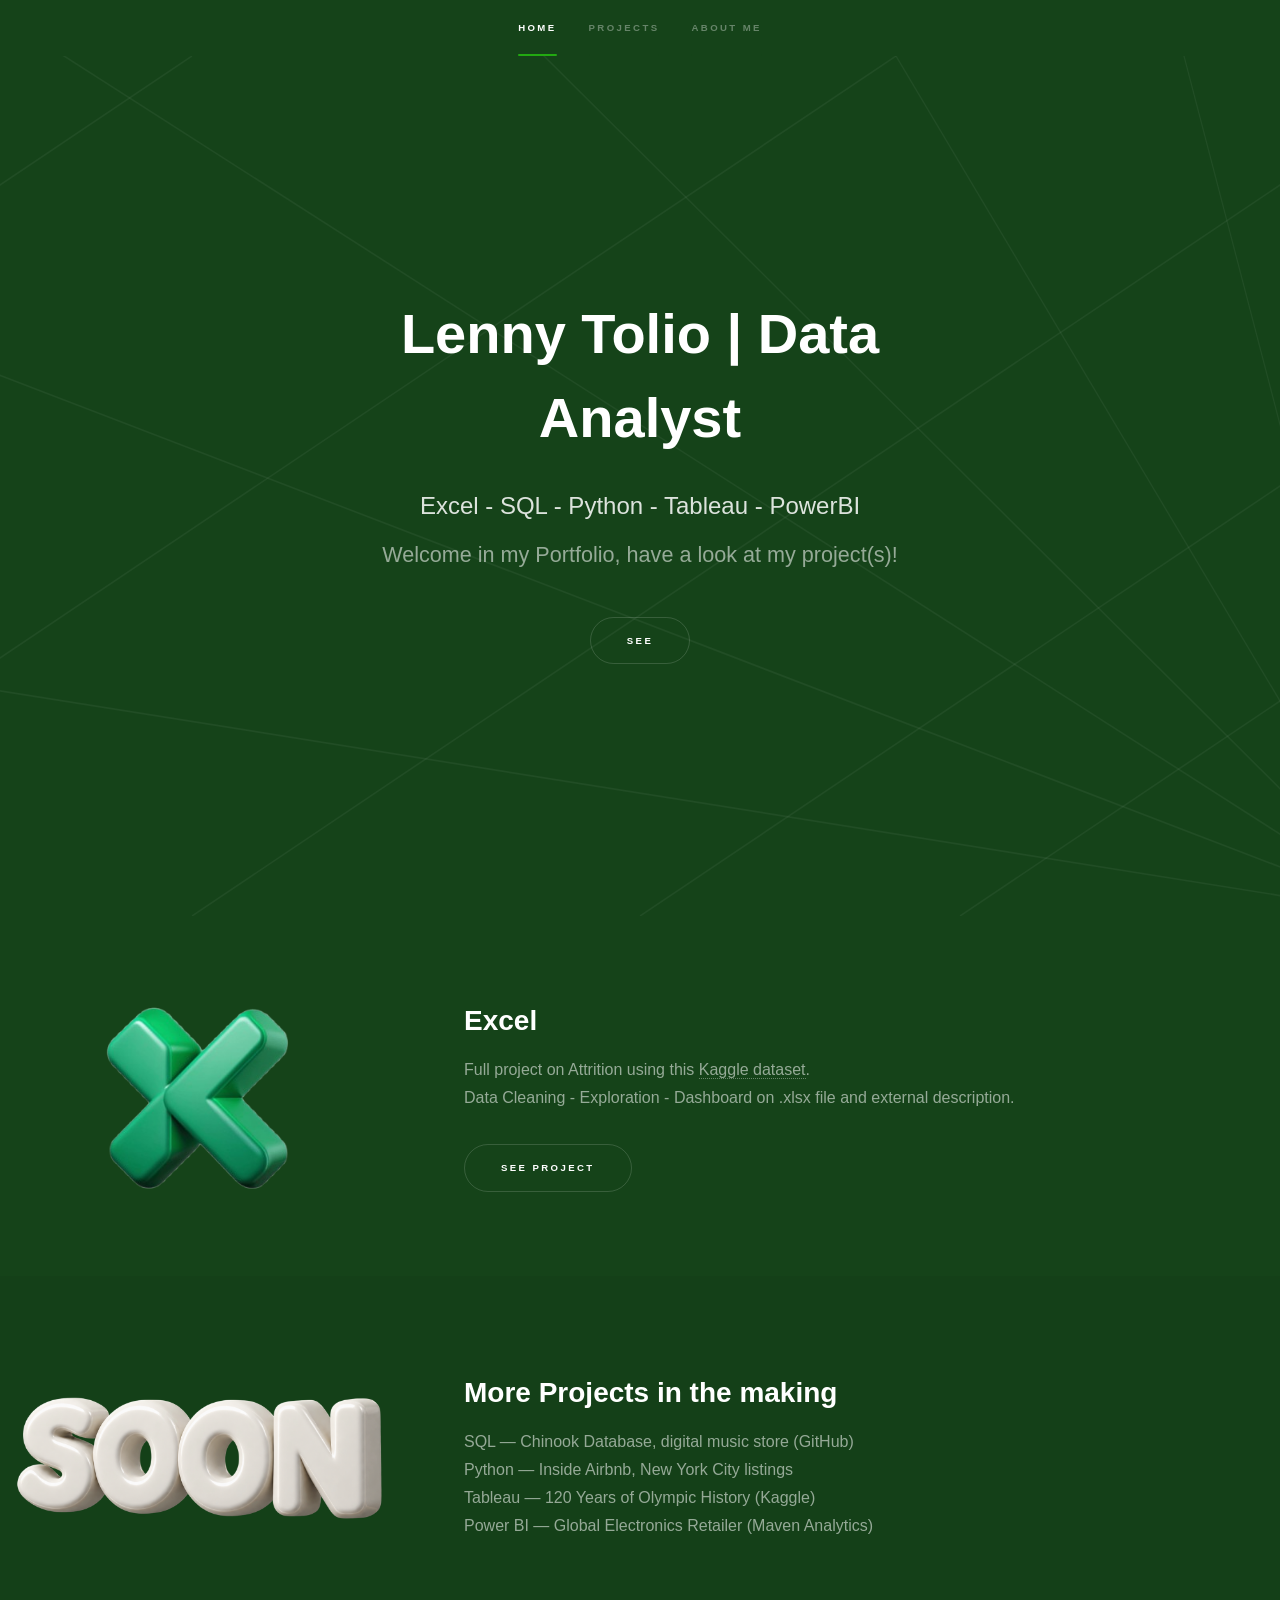
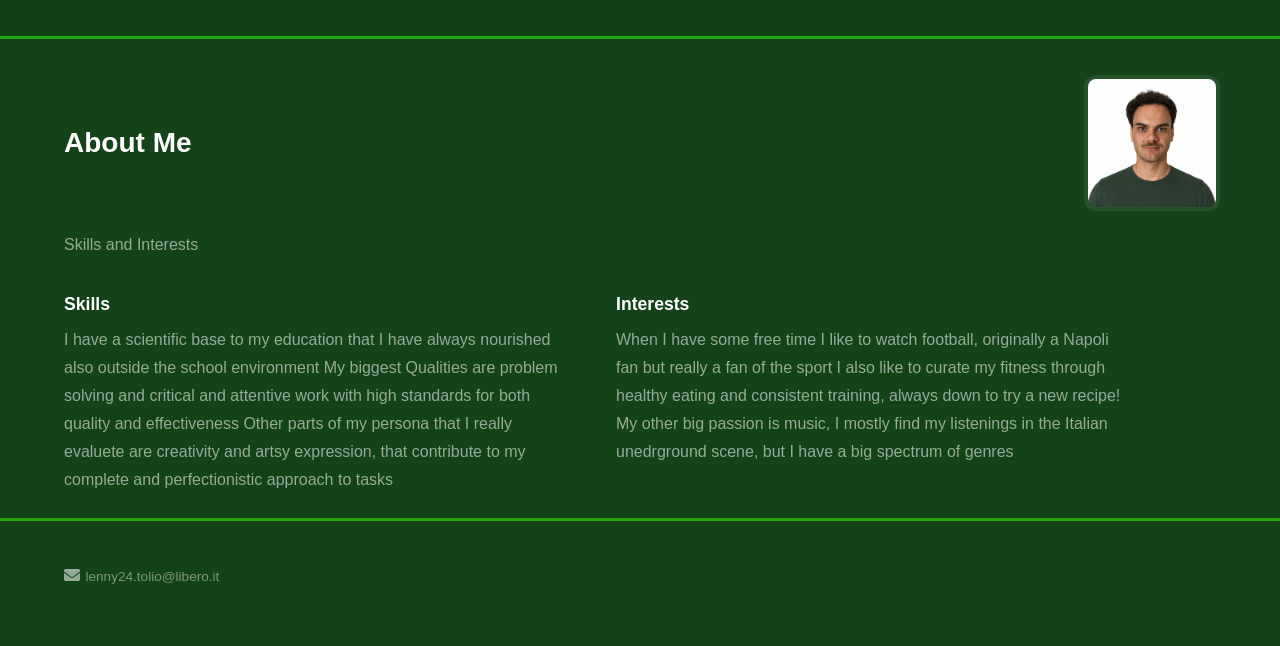
<file: index.html>
<!DOCTYPE HTML>
<html>
	<head>
		<title>Lenny Tolio Portfolio</title>
		<meta charset="utf-8" />
		<meta name="viewport" content="width=device-width, initial-scale=1, user-scalable=no" />
		<link rel="stylesheet" href="assets/css/main.css" />
		<noscript><link rel="stylesheet" href="assets/css/noscript.css" /></noscript>
		<!-- Favicon: dark logo when the browser is in light mode, light logo when in dark mode -->
		<link rel="icon" type="image/png" sizes="32x32" href="images/favicon-light-32.png" media="(prefers-color-scheme: light)" />
		<link rel="icon" type="image/png" sizes="16x16" href="images/favicon-light-16.png" media="(prefers-color-scheme: light)" />
		<link rel="icon" type="image/png" sizes="32x32" href="images/favicon-dark-32.png" media="(prefers-color-scheme: dark)" />
		<link rel="icon" type="image/png" sizes="16x16" href="images/favicon-dark-16.png" media="(prefers-color-scheme: dark)" />
		<link rel="icon" href="favicon.ico" />
		<link rel="apple-touch-icon" href="images/favicon-light-180.png" />
	</head>
	<body class="is-preload">

		<!-- Sidebar -->
			<section id="sidebar">
				<div class="inner">
					<nav>
						<ul>
							<li><a href="#intro">Home</a></li>
							<li><a href="#one">Projects</a></li>
							<li><a href="#two">About Me</a></li>
						</ul>
					</nav>
				</div>
			</section>

		<!-- Wrapper -->
			<div id="wrapper">

				<!-- Intro -->
					<section id="intro" class="wrapper style1 fullscreen fade-up">
						<div class="inner">
							<h1>Lenny Tolio | Data Analyst</h1>
							<h2>Excel - SQL - Python - Tableau - PowerBI</h2>
							<p>Welcome in my Portfolio, have a look at my project(s)!<br /></p>
							<ul class="actions special">
								<li><a href="#one" class="button scrolly">See</a></li>
							</ul>
						</div>
					</section>

				<!-- One -->
					<section id="one" class="wrapper style2 spotlights">
						<section>
							<a href="Excel.html" class="image"><img src="images/EL.png" alt="" data-position="center center" /></a>
							<div class="content">
								<div class="inner">
									<h2>Excel</h2>
									<p>Full project on Attrition using this <a href="https://kaggle.com/datasets/pavansubhasht/ibm-hr-analytics-attrition-dataset">Kaggle dataset</a>.<br />
									Data Cleaning - Exploration - Dashboard on .xlsx file and external description.</p>
									<ul class="actions">
										<li><a href="Excel.html" class="button">See Project</a></li>
									</ul>
								</div>
							</div>
						</section>
						<section>
							<a class="image"><img src="images/SOON.png" alt="MTC" data-position="center center" /></a>
							<div class="content">
								<div class="inner">
									<h2>More Projects in the making</h2>
									<p>SQL  —  Chinook Database, digital music store (GitHub)<br />
										Python  —  Inside Airbnb, New York City listings<br />
										Tableau  —  120 Years of Olympic History (Kaggle)<br />
										Power BI  —  Global Electronics Retailer (Maven Analytics)<br />
									</p>
								</div>
							</div>
						
						</section>
					</section>

				<!-- Divider between Projects and About Me -->
					<hr class="section-divider" />

				<!-- Two -->
					<section id="two" class="wrapper style3 fade-up">
						<div class="inner">
							<div class="about-header">
								<h2>About Me</h2>
								<!-- Sostituisci il percorso con la tua foto -->
								<div class="about-photo">
									<img src="images/FotoIo.jpg" alt="Lenny Tolio" />
								</div>
							</div>
							<p>Skills and Interests</p>
							<div class="about-blocks">
								<div class="about-block">
									<h3>Skills</h3>
									<p>I have a scientific base to my education that I have always nourished also outside the school environment
									My biggest Qualities are problem solving and critical and attentive work with high standards for both quality and effectiveness
									Other parts of my persona that I really evaluete are creativity and artsy expression, that contribute to my complete and perfectionistic approach to tasks</p>
								</div>
								<div class="about-block">
									<h3>Interests</h3>
									<p>When I have some free time I like to watch football, originally a Napoli fan but really a fan of the sport
										I also like to curate my fitness through healthy eating and consistent training, always down to try a new recipe!
										My other big passion is music, I mostly find my listenings in the Italian unedrground scene, but I have a big spectrum of genres
									</p>
								</div>
							</div>
						</div>
					</section>

			</div>

		<!-- Divider -->
			<hr class="section-divider" />

		<!-- Footer -->
			<footer id="footer" class="wrapper style1-alt">
				<div class="inner">
					<ul class="icons">
						<li class="email-item">
							<a href="#" class="icon solid fa-envelope" id="copy-email" title="Copia l'indirizzo email"><span class="label">Email</span></a><span class="email-text" id="copy-email-text">lenny24.tolio@libero.it</span>
							<span class="copied-tip" id="copied-tip">Copied!</span>
						</li>
					<!--	<li><a href="https://www.linkedin.com/in/tuo-profilo" class="icon brands fa-linkedin-in"><span class="label">LinkedIn</span></a></li>-->
					</ul>
				</div>
			</footer>

		<!-- Scripts -->
			<script src="assets/js/jquery.min.js"></script>
			<script src="assets/js/jquery.scrollex.min.js"></script>
			<script src="assets/js/jquery.scrolly.min.js"></script>
			<script src="assets/js/browser.min.js"></script>
			<script src="assets/js/breakpoints.min.js"></script>
			<script src="assets/js/util.js"></script>
			<script src="assets/js/main.js"></script>

		<!-- Copy email to clipboard -->
			<script>
				(function () {
					var email = "lenny24.tolio@libero.it";
					var tip = document.getElementById("copied-tip");
					var showTip = function () {
						navigator.clipboard.writeText(email).then(function () {
							tip.classList.add("visible");
							setTimeout(function () { tip.classList.remove("visible"); }, 1800);
						});
					};
					document.getElementById("copy-email").addEventListener("click", function (e) {
						e.preventDefault();
						showTip();
					});
					document.getElementById("copy-email-text").addEventListener("click", showTip);
				})();
			</script>

	</body>
</html>
</file>
<file: assets/css/noscript.css>
/*
	Hyperspace by HTML5 UP
	html5up.net | @ajlkn
	Free for personal and commercial use under the CCA 3.0 license (html5up.net/license)
*/

/* Spotlights */

	.spotlights > section > .image:before {
		opacity: 0 !important;
	}

	.spotlights > section > .content > .inner {
		-moz-transform: none !important;
		-webkit-transform: none !important;
		-ms-transform: none !important;
		transform: none !important;
		opacity: 1 !important;
	}

/* Wrapper */

	.wrapper > .inner {
		opacity: 1 !important;
		-moz-transform: none !important;
		-webkit-transform: none !important;
		-ms-transform: none !important;
		transform: none !important;
	}

/* Sidebar */

	#sidebar > .inner {
		opacity: 1 !important;
	}

	#sidebar nav > ul > li {
		-moz-transform: none !important;
		-webkit-transform: none !important;
		-ms-transform: none !important;
		transform: none !important;
		opacity: 1 !important;
	}
</file>
<file: assets/css/main.css>
@import url(fontawesome-all.min.css);

/*
	Hyperspace by HTML5 UP
	html5up.net | @ajlkn
	Free for personal and commercial use under the CCA 3.0 license (html5up.net/license)
*/

html, body, div, span, applet, object,
iframe, h1, h2, h3, h4, h5, h6, p, blockquote,
pre, a, abbr, acronym, address, big, cite,
code, del, dfn, em, img, ins, kbd, q, s, samp,
small, strike, strong, sub, sup, tt, var, b,
u, i, center, dl, dt, dd, ol, ul, li, fieldset,
form, label, legend, table, caption, tbody,
tfoot, thead, tr, th, td, article, aside,
canvas, details, embed, figure, figcaption,
footer, header, hgroup, menu, nav, output, ruby,
section, summary, time, mark, audio, video {
	margin: 0;
	padding: 0;
	border: 0;
	font-size: 100%;
	font: inherit;
	vertical-align: baseline;}

article, aside, details, figcaption, figure,
footer, header, hgroup, menu, nav, section {
	display: block;}

body {
	line-height: 1;
}

ol, ul {
	list-style: none;
}

blockquote, q {
	quotes: none;
}

	blockquote:before, blockquote:after, q:before, q:after {
		content: '';
		content: none;
	}

table {
	border-collapse: collapse;
	border-spacing: 0;
}

body {
	-webkit-text-size-adjust: none;
}

mark {
	background-color: transparent;
	color: inherit;
}

input::-moz-focus-inner {
	border: 0;
	padding: 0;
}

input, select, textarea {
	-moz-appearance: none;
	-webkit-appearance: none;
	-ms-appearance: none;
	appearance: none;
}

/* Basic */

	@-ms-viewport {
		width: device-width;
	}

	body {
		-ms-overflow-style: scrollbar;
	}

	@media screen and (max-width: 480px) {

		html, body {
			min-width: 320px;
		}

	}

	html {
		box-sizing: border-box;
	}

	*, *:before, *:after {
		box-sizing: inherit;
	}

	body {
		background: #154319;
	}

		body.is-preload *, body.is-preload *:before, body.is-preload *:after {
			-moz-animation: none !important;
			-webkit-animation: none !important;
			-ms-animation: none !important;
			animation: none !important;
			-moz-transition: none !important;
			-webkit-transition: none !important;
			-ms-transition: none !important;
			transition: none !important;
		}

/* Type */

	body, input, select, textarea {
		color: rgba(255, 255, 255, 0.55);
		font-family: Arial, Helvetica, sans-serif;
		font-size: 16.5pt;
		font-weight: normal;
		line-height: 1.75;
	}

		@media screen and (max-width: 1680px) {

			body, input, select, textarea {
				font-size: 13pt;
			}

		}

		@media screen and (max-width: 1280px) {

			body, input, select, textarea {
				font-size: 12pt;
			}

		}

		@media screen and (max-width: 360px) {

			body, input, select, textarea {
				font-size: 11pt;
			}

		}

	a {
		-moz-transition: color 0.2s ease, border-bottom-color 0.2s ease;
		-webkit-transition: color 0.2s ease, border-bottom-color 0.2s ease;
		-ms-transition: color 0.2s ease, border-bottom-color 0.2s ease;
		transition: color 0.2s ease, border-bottom-color 0.2s ease;
		border-bottom: dotted 1px rgba(255, 255, 255, 0.35);
		color: inherit;
		text-decoration: none;
	}

		a:hover {
			border-bottom-color: transparent;
			color: #ffffff;
		}

	strong, b {
		color: #ffffff;
		font-weight: bold;
	}

	em, i {
		font-style: italic;
	}

	p {
		margin: 0 0 2em 0;
	}

	h1, h2, h3, h4, h5, h6 {
		color: #ffffff;
		font-weight: bold;
		line-height: 1.5;
		margin: 0 0 0.5em 0;
	}

		h1 a, h2 a, h3 a, h4 a, h5 a, h6 a {
			color: inherit;
			text-decoration: none;
		}

	h1 {
		font-size: 2.75em;
	}

		h1.major {
			margin: 0 0 1.3em 0;
			position: relative;
			padding-bottom: 0.35em;
		}

			h1.major:after {
				background-image: -moz-linear-gradient(to right, #154319, #22a911);
				background-image: -webkit-linear-gradient(to right, #154319, #22a911);
				background-image: -ms-linear-gradient(to right, #154319, #22a911);
				background-image: linear-gradient(to right, #154319, #22a911);
				-moz-transition: max-width 0.2s ease;
				-webkit-transition: max-width 0.2s ease;
				-ms-transition: max-width 0.2s ease;
				transition: max-width 0.2s ease;
				border-radius: 0.2em;
				bottom: 0;
				content: '';
				height: 0.05em;
				position: absolute;
				right: 0;
				width: 100%;
			}

	h2 {
		font-size: 1.75em;
	}

	h3 {
		font-size: 1.1em;
	}

	h4 {
		font-size: 1em;
	}

	h5 {
		font-size: 0.8em;
	}

	h6 {
		font-size: 0.6em;
	}

	@media screen and (max-width: 736px) {

		h1 {
			font-size: 2em;
		}

		h2 {
			font-size: 1.25em;
		}

		h3 {
			font-size: 1em;
		}

		h4 {
			font-size: 0.8em;
		}

		h5 {
			font-size: 0.6em;
		}

		h6 {
			font-size: 0.6em;
		}

	}

	sub {
		font-size: 0.8em;
		position: relative;
		top: 0.5em;
	}

	sup {
		font-size: 0.8em;
		position: relative;
		top: -0.5em;
	}

	blockquote {
		border-left: solid 4px rgba(255, 255, 255, 0.15);
		font-style: italic;
		margin: 0 0 2em 0;
		padding: 0.5em 0 0.5em 2em;
	}

	code {
		background: rgba(255, 255, 255, 0.05);
		border-radius: 0.25em;
		border: solid 1px rgba(255, 255, 255, 0.15);
		font-family: "Courier New", monospace;
		font-size: 0.9em;
		margin: 0 0.25em;
		padding: 0.25em 0.65em;
	}

	pre {
		-webkit-overflow-scrolling: touch;
		font-family: "Courier New", monospace;
		font-size: 0.9em;
		margin: 0 0 2em 0;
	}

		pre code {
			display: block;
			line-height: 1.75em;
			padding: 1em 1.5em;
			overflow-x: auto;
		}

	hr {
		border: 0;
		border-bottom: solid 1px rgba(255, 255, 255, 0.15);
		margin: 2em 0;
	}

		hr.major {
			margin: 3em 0;
		}

	.align-left {
		text-align: left;
	}

	.align-center {
		text-align: center;
	}

	.align-right {
		text-align: right;
	}

/* Row */

	.row {
		display: flex;
		flex-wrap: wrap;
		box-sizing: border-box;
		align-items: stretch;
	}

		.row > * {
			box-sizing: border-box;
		}

		.row.gtr-uniform > * > :last-child {
			margin-bottom: 0;
		}

		.row.aln-left {
			justify-content: flex-start;
		}

		.row.aln-center {
			justify-content: center;
		}

		.row.aln-right {
			justify-content: flex-end;
		}

		.row.aln-top {
			align-items: flex-start;
		}

		.row.aln-middle {
			align-items: center;
		}

		.row.aln-bottom {
			align-items: flex-end;
		}

		.row > .imp {
			order: -1;
		}

		.row > .col-1 {
			width: 8.33333%;
		}

		.row > .off-1 {
			margin-left: 8.33333%;
		}

		.row > .col-2 {
			width: 16.66667%;
		}

		.row > .off-2 {
			margin-left: 16.66667%;
		}

		.row > .col-3 {
			width: 25%;
		}

		.row > .off-3 {
			margin-left: 25%;
		}

		.row > .col-4 {
			width: 33.33333%;
		}

		.row > .off-4 {
			margin-left: 33.33333%;
		}

		.row > .col-5 {
			width: 41.66667%;
		}

		.row > .off-5 {
			margin-left: 41.66667%;
		}

		.row > .col-6 {
			width: 50%;
		}

		.row > .off-6 {
			margin-left: 50%;
		}

		.row > .col-7 {
			width: 58.33333%;
		}

		.row > .off-7 {
			margin-left: 58.33333%;
		}

		.row > .col-8 {
			width: 66.66667%;
		}

		.row > .off-8 {
			margin-left: 66.66667%;
		}

		.row > .col-9 {
			width: 75%;
		}

		.row > .off-9 {
			margin-left: 75%;
		}

		.row > .col-10 {
			width: 83.33333%;
		}

		.row > .off-10 {
			margin-left: 83.33333%;
		}

		.row > .col-11 {
			width: 91.66667%;
		}

		.row > .off-11 {
			margin-left: 91.66667%;
		}

		.row > .col-12 {
			width: 100%;
		}

		.row > .off-12 {
			margin-left: 100%;
		}

		.row.gtr-0 {
			margin-top: 0;
			margin-left: 0em;
		}

			.row.gtr-0 > * {
				padding: 0 0 0 0em;
			}

			.row.gtr-0.gtr-uniform {
				margin-top: 0em;
			}

				.row.gtr-0.gtr-uniform > * {
					padding-top: 0em;
				}

		.row.gtr-25 {
			margin-top: 0;
			margin-left: -0.375em;
		}

			.row.gtr-25 > * {
				padding: 0 0 0 0.375em;
			}

			.row.gtr-25.gtr-uniform {
				margin-top: -0.375em;
			}

				.row.gtr-25.gtr-uniform > * {
					padding-top: 0.375em;
				}

		.row.gtr-50 {
			margin-top: 0;
			margin-left: -0.75em;
		}

			.row.gtr-50 > * {
				padding: 0 0 0 0.75em;
			}

			.row.gtr-50.gtr-uniform {
				margin-top: -0.75em;
			}

				.row.gtr-50.gtr-uniform > * {
					padding-top: 0.75em;
				}

		.row {
			margin-top: 0;
			margin-left: -1.5em;
		}

			.row > * {
				padding: 0 0 0 1.5em;
			}

			.row.gtr-uniform {
				margin-top: -1.5em;
			}

				.row.gtr-uniform > * {
					padding-top: 1.5em;
				}

		.row.gtr-150 {
			margin-top: 0;
			margin-left: -2.25em;
		}

			.row.gtr-150 > * {
				padding: 0 0 0 2.25em;
			}

			.row.gtr-150.gtr-uniform {
				margin-top: -2.25em;
			}

				.row.gtr-150.gtr-uniform > * {
					padding-top: 2.25em;
				}

		.row.gtr-200 {
			margin-top: 0;
			margin-left: -3em;
		}

			.row.gtr-200 > * {
				padding: 0 0 0 3em;
			}

			.row.gtr-200.gtr-uniform {
				margin-top: -3em;
			}

				.row.gtr-200.gtr-uniform > * {
					padding-top: 3em;
				}

		@media screen and (max-width: 1680px) {

			.row {
				display: flex;
				flex-wrap: wrap;
				box-sizing: border-box;
				align-items: stretch;
			}

				.row > * {
					box-sizing: border-box;
				}

				.row.gtr-uniform > * > :last-child {
					margin-bottom: 0;
				}

				.row.aln-left {
					justify-content: flex-start;
				}

				.row.aln-center {
					justify-content: center;
				}

				.row.aln-right {
					justify-content: flex-end;
				}

				.row.aln-top {
					align-items: flex-start;
				}

				.row.aln-middle {
					align-items: center;
				}

				.row.aln-bottom {
					align-items: flex-end;
				}

				.row > .imp-xlarge {
					order: -1;
				}

				.row > .col-1-xlarge {
					width: 8.33333%;
				}

				.row > .off-1-xlarge {
					margin-left: 8.33333%;
				}

				.row > .col-2-xlarge {
					width: 16.66667%;
				}

				.row > .off-2-xlarge {
					margin-left: 16.66667%;
				}

				.row > .col-3-xlarge {
					width: 25%;
				}

				.row > .off-3-xlarge {
					margin-left: 25%;
				}

				.row > .col-4-xlarge {
					width: 33.33333%;
				}

				.row > .off-4-xlarge {
					margin-left: 33.33333%;
				}

				.row > .col-5-xlarge {
					width: 41.66667%;
				}

				.row > .off-5-xlarge {
					margin-left: 41.66667%;
				}

				.row > .col-6-xlarge {
					width: 50%;
				}

				.row > .off-6-xlarge {
					margin-left: 50%;
				}

				.row > .col-7-xlarge {
					width: 58.33333%;
				}

				.row > .off-7-xlarge {
					margin-left: 58.33333%;
				}

				.row > .col-8-xlarge {
					width: 66.66667%;
				}

				.row > .off-8-xlarge {
					margin-left: 66.66667%;
				}

				.row > .col-9-xlarge {
					width: 75%;
				}

				.row > .off-9-xlarge {
					margin-left: 75%;
				}

				.row > .col-10-xlarge {
					width: 83.33333%;
				}

				.row > .off-10-xlarge {
					margin-left: 83.33333%;
				}

				.row > .col-11-xlarge {
					width: 91.66667%;
				}

				.row > .off-11-xlarge {
					margin-left: 91.66667%;
				}

				.row > .col-12-xlarge {
					width: 100%;
				}

				.row > .off-12-xlarge {
					margin-left: 100%;
				}

				.row.gtr-0 {
					margin-top: 0;
					margin-left: 0em;
				}

					.row.gtr-0 > * {
						padding: 0 0 0 0em;
					}

					.row.gtr-0.gtr-uniform {
						margin-top: 0em;
					}

						.row.gtr-0.gtr-uniform > * {
							padding-top: 0em;
						}

				.row.gtr-25 {
					margin-top: 0;
					margin-left: -0.375em;
				}

					.row.gtr-25 > * {
						padding: 0 0 0 0.375em;
					}

					.row.gtr-25.gtr-uniform {
						margin-top: -0.375em;
					}

						.row.gtr-25.gtr-uniform > * {
							padding-top: 0.375em;
						}

				.row.gtr-50 {
					margin-top: 0;
					margin-left: -0.75em;
				}

					.row.gtr-50 > * {
						padding: 0 0 0 0.75em;
					}

					.row.gtr-50.gtr-uniform {
						margin-top: -0.75em;
					}

						.row.gtr-50.gtr-uniform > * {
							padding-top: 0.75em;
						}

				.row {
					margin-top: 0;
					margin-left: -1.5em;
				}

					.row > * {
						padding: 0 0 0 1.5em;
					}

					.row.gtr-uniform {
						margin-top: -1.5em;
					}

						.row.gtr-uniform > * {
							padding-top: 1.5em;
						}

				.row.gtr-150 {
					margin-top: 0;
					margin-left: -2.25em;
				}

					.row.gtr-150 > * {
						padding: 0 0 0 2.25em;
					}

					.row.gtr-150.gtr-uniform {
						margin-top: -2.25em;
					}

						.row.gtr-150.gtr-uniform > * {
							padding-top: 2.25em;
						}

				.row.gtr-200 {
					margin-top: 0;
					margin-left: -3em;
				}

					.row.gtr-200 > * {
						padding: 0 0 0 3em;
					}

					.row.gtr-200.gtr-uniform {
						margin-top: -3em;
					}

						.row.gtr-200.gtr-uniform > * {
							padding-top: 3em;
						}

		}

		@media screen and (max-width: 1280px) {

			.row {
				display: flex;
				flex-wrap: wrap;
				box-sizing: border-box;
				align-items: stretch;
			}

				.row > * {
					box-sizing: border-box;
				}

				.row.gtr-uniform > * > :last-child {
					margin-bottom: 0;
				}

				.row.aln-left {
					justify-content: flex-start;
				}

				.row.aln-center {
					justify-content: center;
				}

				.row.aln-right {
					justify-content: flex-end;
				}

				.row.aln-top {
					align-items: flex-start;
				}

				.row.aln-middle {
					align-items: center;
				}

				.row.aln-bottom {
					align-items: flex-end;
				}

				.row > .imp-large {
					order: -1;
				}

				.row > .col-1-large {
					width: 8.33333%;
				}

				.row > .off-1-large {
					margin-left: 8.33333%;
				}

				.row > .col-2-large {
					width: 16.66667%;
				}

				.row > .off-2-large {
					margin-left: 16.66667%;
				}

				.row > .col-3-large {
					width: 25%;
				}

				.row > .off-3-large {
					margin-left: 25%;
				}

				.row > .col-4-large {
					width: 33.33333%;
				}

				.row > .off-4-large {
					margin-left: 33.33333%;
				}

				.row > .col-5-large {
					width: 41.66667%;
				}

				.row > .off-5-large {
					margin-left: 41.66667%;
				}

				.row > .col-6-large {
					width: 50%;
				}

				.row > .off-6-large {
					margin-left: 50%;
				}

				.row > .col-7-large {
					width: 58.33333%;
				}

				.row > .off-7-large {
					margin-left: 58.33333%;
				}

				.row > .col-8-large {
					width: 66.66667%;
				}

				.row > .off-8-large {
					margin-left: 66.66667%;
				}

				.row > .col-9-large {
					width: 75%;
				}

				.row > .off-9-large {
					margin-left: 75%;
				}

				.row > .col-10-large {
					width: 83.33333%;
				}

				.row > .off-10-large {
					margin-left: 83.33333%;
				}

				.row > .col-11-large {
					width: 91.66667%;
				}

				.row > .off-11-large {
					margin-left: 91.66667%;
				}

				.row > .col-12-large {
					width: 100%;
				}

				.row > .off-12-large {
					margin-left: 100%;
				}

				.row.gtr-0 {
					margin-top: 0;
					margin-left: 0em;
				}

					.row.gtr-0 > * {
						padding: 0 0 0 0em;
					}

					.row.gtr-0.gtr-uniform {
						margin-top: 0em;
					}

						.row.gtr-0.gtr-uniform > * {
							padding-top: 0em;
						}

				.row.gtr-25 {
					margin-top: 0;
					margin-left: -0.375em;
				}

					.row.gtr-25 > * {
						padding: 0 0 0 0.375em;
					}

					.row.gtr-25.gtr-uniform {
						margin-top: -0.375em;
					}

						.row.gtr-25.gtr-uniform > * {
							padding-top: 0.375em;
						}

				.row.gtr-50 {
					margin-top: 0;
					margin-left: -0.75em;
				}

					.row.gtr-50 > * {
						padding: 0 0 0 0.75em;
					}

					.row.gtr-50.gtr-uniform {
						margin-top: -0.75em;
					}

						.row.gtr-50.gtr-uniform > * {
							padding-top: 0.75em;
						}

				.row {
					margin-top: 0;
					margin-left: -1.5em;
				}

					.row > * {
						padding: 0 0 0 1.5em;
					}

					.row.gtr-uniform {
						margin-top: -1.5em;
					}

						.row.gtr-uniform > * {
							padding-top: 1.5em;
						}

				.row.gtr-150 {
					margin-top: 0;
					margin-left: -2.25em;
				}

					.row.gtr-150 > * {
						padding: 0 0 0 2.25em;
					}

					.row.gtr-150.gtr-uniform {
						margin-top: -2.25em;
					}

						.row.gtr-150.gtr-uniform > * {
							padding-top: 2.25em;
						}

				.row.gtr-200 {
					margin-top: 0;
					margin-left: -3em;
				}

					.row.gtr-200 > * {
						padding: 0 0 0 3em;
					}

					.row.gtr-200.gtr-uniform {
						margin-top: -3em;
					}

						.row.gtr-200.gtr-uniform > * {
							padding-top: 3em;
						}

		}

		@media screen and (max-width: 980px) {

			.row {
				display: flex;
				flex-wrap: wrap;
				box-sizing: border-box;
				align-items: stretch;
			}

				.row > * {
					box-sizing: border-box;
				}

				.row.gtr-uniform > * > :last-child {
					margin-bottom: 0;
				}

				.row.aln-left {
					justify-content: flex-start;
				}

				.row.aln-center {
					justify-content: center;
				}

				.row.aln-right {
					justify-content: flex-end;
				}

				.row.aln-top {
					align-items: flex-start;
				}

				.row.aln-middle {
					align-items: center;
				}

				.row.aln-bottom {
					align-items: flex-end;
				}

				.row > .imp-medium {
					order: -1;
				}

				.row > .col-1-medium {
					width: 8.33333%;
				}

				.row > .off-1-medium {
					margin-left: 8.33333%;
				}

				.row > .col-2-medium {
					width: 16.66667%;
				}

				.row > .off-2-medium {
					margin-left: 16.66667%;
				}

				.row > .col-3-medium {
					width: 25%;
				}

				.row > .off-3-medium {
					margin-left: 25%;
				}

				.row > .col-4-medium {
					width: 33.33333%;
				}

				.row > .off-4-medium {
					margin-left: 33.33333%;
				}

				.row > .col-5-medium {
					width: 41.66667%;
				}

				.row > .off-5-medium {
					margin-left: 41.66667%;
				}

				.row > .col-6-medium {
					width: 50%;
				}

				.row > .off-6-medium {
					margin-left: 50%;
				}

				.row > .col-7-medium {
					width: 58.33333%;
				}

				.row > .off-7-medium {
					margin-left: 58.33333%;
				}

				.row > .col-8-medium {
					width: 66.66667%;
				}

				.row > .off-8-medium {
					margin-left: 66.66667%;
				}

				.row > .col-9-medium {
					width: 75%;
				}

				.row > .off-9-medium {
					margin-left: 75%;
				}

				.row > .col-10-medium {
					width: 83.33333%;
				}

				.row > .off-10-medium {
					margin-left: 83.33333%;
				}

				.row > .col-11-medium {
					width: 91.66667%;
				}

				.row > .off-11-medium {
					margin-left: 91.66667%;
				}

				.row > .col-12-medium {
					width: 100%;
				}

				.row > .off-12-medium {
					margin-left: 100%;
				}

				.row.gtr-0 {
					margin-top: 0;
					margin-left: 0em;
				}

					.row.gtr-0 > * {
						padding: 0 0 0 0em;
					}

					.row.gtr-0.gtr-uniform {
						margin-top: 0em;
					}

						.row.gtr-0.gtr-uniform > * {
							padding-top: 0em;
						}

				.row.gtr-25 {
					margin-top: 0;
					margin-left: -0.375em;
				}

					.row.gtr-25 > * {
						padding: 0 0 0 0.375em;
					}

					.row.gtr-25.gtr-uniform {
						margin-top: -0.375em;
					}

						.row.gtr-25.gtr-uniform > * {
							padding-top: 0.375em;
						}

				.row.gtr-50 {
					margin-top: 0;
					margin-left: -0.75em;
				}

					.row.gtr-50 > * {
						padding: 0 0 0 0.75em;
					}

					.row.gtr-50.gtr-uniform {
						margin-top: -0.75em;
					}

						.row.gtr-50.gtr-uniform > * {
							padding-top: 0.75em;
						}

				.row {
					margin-top: 0;
					margin-left: -1.5em;
				}

					.row > * {
						padding: 0 0 0 1.5em;
					}

					.row.gtr-uniform {
						margin-top: -1.5em;
					}

						.row.gtr-uniform > * {
							padding-top: 1.5em;
						}

				.row.gtr-150 {
					margin-top: 0;
					margin-left: -2.25em;
				}

					.row.gtr-150 > * {
						padding: 0 0 0 2.25em;
					}

					.row.gtr-150.gtr-uniform {
						margin-top: -2.25em;
					}

						.row.gtr-150.gtr-uniform > * {
							padding-top: 2.25em;
						}

				.row.gtr-200 {
					margin-top: 0;
					margin-left: -3em;
				}

					.row.gtr-200 > * {
						padding: 0 0 0 3em;
					}

					.row.gtr-200.gtr-uniform {
						margin-top: -3em;
					}

						.row.gtr-200.gtr-uniform > * {
							padding-top: 3em;
						}

		}

		@media screen and (max-width: 736px) {

			.row {
				display: flex;
				flex-wrap: wrap;
				box-sizing: border-box;
				align-items: stretch;
			}

				.row > * {
					box-sizing: border-box;
				}

				.row.gtr-uniform > * > :last-child {
					margin-bottom: 0;
				}

				.row.aln-left {
					justify-content: flex-start;
				}

				.row.aln-center {
					justify-content: center;
				}

				.row.aln-right {
					justify-content: flex-end;
				}

				.row.aln-top {
					align-items: flex-start;
				}

				.row.aln-middle {
					align-items: center;
				}

				.row.aln-bottom {
					align-items: flex-end;
				}

				.row > .imp-small {
					order: -1;
				}

				.row > .col-1-small {
					width: 8.33333%;
				}

				.row > .off-1-small {
					margin-left: 8.33333%;
				}

				.row > .col-2-small {
					width: 16.66667%;
				}

				.row > .off-2-small {
					margin-left: 16.66667%;
				}

				.row > .col-3-small {
					width: 25%;
				}

				.row > .off-3-small {
					margin-left: 25%;
				}

				.row > .col-4-small {
					width: 33.33333%;
				}

				.row > .off-4-small {
					margin-left: 33.33333%;
				}

				.row > .col-5-small {
					width: 41.66667%;
				}

				.row > .off-5-small {
					margin-left: 41.66667%;
				}

				.row > .col-6-small {
					width: 50%;
				}

				.row > .off-6-small {
					margin-left: 50%;
				}

				.row > .col-7-small {
					width: 58.33333%;
				}

				.row > .off-7-small {
					margin-left: 58.33333%;
				}

				.row > .col-8-small {
					width: 66.66667%;
				}

				.row > .off-8-small {
					margin-left: 66.66667%;
				}

				.row > .col-9-small {
					width: 75%;
				}

				.row > .off-9-small {
					margin-left: 75%;
				}

				.row > .col-10-small {
					width: 83.33333%;
				}

				.row > .off-10-small {
					margin-left: 83.33333%;
				}

				.row > .col-11-small {
					width: 91.66667%;
				}

				.row > .off-11-small {
					margin-left: 91.66667%;
				}

				.row > .col-12-small {
					width: 100%;
				}

				.row > .off-12-small {
					margin-left: 100%;
				}

				.row.gtr-0 {
					margin-top: 0;
					margin-left: 0em;
				}

					.row.gtr-0 > * {
						padding: 0 0 0 0em;
					}

					.row.gtr-0.gtr-uniform {
						margin-top: 0em;
					}

						.row.gtr-0.gtr-uniform > * {
							padding-top: 0em;
						}

				.row.gtr-25 {
					margin-top: 0;
					margin-left: -0.375em;
				}

					.row.gtr-25 > * {
						padding: 0 0 0 0.375em;
					}

					.row.gtr-25.gtr-uniform {
						margin-top: -0.375em;
					}

						.row.gtr-25.gtr-uniform > * {
							padding-top: 0.375em;
						}

				.row.gtr-50 {
					margin-top: 0;
					margin-left: -0.75em;
				}

					.row.gtr-50 > * {
						padding: 0 0 0 0.75em;
					}

					.row.gtr-50.gtr-uniform {
						margin-top: -0.75em;
					}

						.row.gtr-50.gtr-uniform > * {
							padding-top: 0.75em;
						}

				.row {
					margin-top: 0;
					margin-left: -1.5em;
				}

					.row > * {
						padding: 0 0 0 1.5em;
					}

					.row.gtr-uniform {
						margin-top: -1.5em;
					}

						.row.gtr-uniform > * {
							padding-top: 1.5em;
						}

				.row.gtr-150 {
					margin-top: 0;
					margin-left: -2.25em;
				}

					.row.gtr-150 > * {
						padding: 0 0 0 2.25em;
					}

					.row.gtr-150.gtr-uniform {
						margin-top: -2.25em;
					}

						.row.gtr-150.gtr-uniform > * {
							padding-top: 2.25em;
						}

				.row.gtr-200 {
					margin-top: 0;
					margin-left: -3em;
				}

					.row.gtr-200 > * {
						padding: 0 0 0 3em;
					}

					.row.gtr-200.gtr-uniform {
						margin-top: -3em;
					}

						.row.gtr-200.gtr-uniform > * {
							padding-top: 3em;
						}

		}

		@media screen and (max-width: 480px) {

			.row {
				display: flex;
				flex-wrap: wrap;
				box-sizing: border-box;
				align-items: stretch;
			}

				.row > * {
					box-sizing: border-box;
				}

				.row.gtr-uniform > * > :last-child {
					margin-bottom: 0;
				}

				.row.aln-left {
					justify-content: flex-start;
				}

				.row.aln-center {
					justify-content: center;
				}

				.row.aln-right {
					justify-content: flex-end;
				}

				.row.aln-top {
					align-items: flex-start;
				}

				.row.aln-middle {
					align-items: center;
				}

				.row.aln-bottom {
					align-items: flex-end;
				}

				.row > .imp-xsmall {
					order: -1;
				}

				.row > .col-1-xsmall {
					width: 8.33333%;
				}

				.row > .off-1-xsmall {
					margin-left: 8.33333%;
				}

				.row > .col-2-xsmall {
					width: 16.66667%;
				}

				.row > .off-2-xsmall {
					margin-left: 16.66667%;
				}

				.row > .col-3-xsmall {
					width: 25%;
				}

				.row > .off-3-xsmall {
					margin-left: 25%;
				}

				.row > .col-4-xsmall {
					width: 33.33333%;
				}

				.row > .off-4-xsmall {
					margin-left: 33.33333%;
				}

				.row > .col-5-xsmall {
					width: 41.66667%;
				}

				.row > .off-5-xsmall {
					margin-left: 41.66667%;
				}

				.row > .col-6-xsmall {
					width: 50%;
				}

				.row > .off-6-xsmall {
					margin-left: 50%;
				}

				.row > .col-7-xsmall {
					width: 58.33333%;
				}

				.row > .off-7-xsmall {
					margin-left: 58.33333%;
				}

				.row > .col-8-xsmall {
					width: 66.66667%;
				}

				.row > .off-8-xsmall {
					margin-left: 66.66667%;
				}

				.row > .col-9-xsmall {
					width: 75%;
				}

				.row > .off-9-xsmall {
					margin-left: 75%;
				}

				.row > .col-10-xsmall {
					width: 83.33333%;
				}

				.row > .off-10-xsmall {
					margin-left: 83.33333%;
				}

				.row > .col-11-xsmall {
					width: 91.66667%;
				}

				.row > .off-11-xsmall {
					margin-left: 91.66667%;
				}

				.row > .col-12-xsmall {
					width: 100%;
				}

				.row > .off-12-xsmall {
					margin-left: 100%;
				}

				.row.gtr-0 {
					margin-top: 0;
					margin-left: 0em;
				}

					.row.gtr-0 > * {
						padding: 0 0 0 0em;
					}

					.row.gtr-0.gtr-uniform {
						margin-top: 0em;
					}

						.row.gtr-0.gtr-uniform > * {
							padding-top: 0em;
						}

				.row.gtr-25 {
					margin-top: 0;
					margin-left: -0.375em;
				}

					.row.gtr-25 > * {
						padding: 0 0 0 0.375em;
					}

					.row.gtr-25.gtr-uniform {
						margin-top: -0.375em;
					}

						.row.gtr-25.gtr-uniform > * {
							padding-top: 0.375em;
						}

				.row.gtr-50 {
					margin-top: 0;
					margin-left: -0.75em;
				}

					.row.gtr-50 > * {
						padding: 0 0 0 0.75em;
					}

					.row.gtr-50.gtr-uniform {
						margin-top: -0.75em;
					}

						.row.gtr-50.gtr-uniform > * {
							padding-top: 0.75em;
						}

				.row {
					margin-top: 0;
					margin-left: -1.5em;
				}

					.row > * {
						padding: 0 0 0 1.5em;
					}

					.row.gtr-uniform {
						margin-top: -1.5em;
					}

						.row.gtr-uniform > * {
							padding-top: 1.5em;
						}

				.row.gtr-150 {
					margin-top: 0;
					margin-left: -2.25em;
				}

					.row.gtr-150 > * {
						padding: 0 0 0 2.25em;
					}

					.row.gtr-150.gtr-uniform {
						margin-top: -2.25em;
					}

						.row.gtr-150.gtr-uniform > * {
							padding-top: 2.25em;
						}

				.row.gtr-200 {
					margin-top: 0;
					margin-left: -3em;
				}

					.row.gtr-200 > * {
						padding: 0 0 0 3em;
					}

					.row.gtr-200.gtr-uniform {
						margin-top: -3em;
					}

						.row.gtr-200.gtr-uniform > * {
							padding-top: 3em;
						}

		}

/* Box */

	.box {
		border-radius: 0.25em;
		border: solid 1px rgba(255, 255, 255, 0.15);
		margin-bottom: 2em;
		padding: 1.5em;
	}

		.box > :last-child,
		.box > :last-child > :last-child,
		.box > :last-child > :last-child > :last-child {
			margin-bottom: 0;
		}

		.box.alt {
			border: 0;
			border-radius: 0;
			padding: 0;
		}

/* Button */

	input[type="submit"],
	input[type="reset"],
	input[type="button"],
	button,
	.button {
		-moz-appearance: none;
		-webkit-appearance: none;
		-ms-appearance: none;
		appearance: none;
		-moz-transition: border-color 0.2s ease;
		-webkit-transition: border-color 0.2s ease;
		-ms-transition: border-color 0.2s ease;
		transition: border-color 0.2s ease;
		background-color: transparent;
		border: solid 1px !important;
		border-color: rgba(255, 255, 255, 0.15) !important;
		border-radius: 3em;
		color: #ffffff !important;
		cursor: pointer;
		display: inline-block;
		font-size: 0.6em;
		font-weight: bold;
		height: calc(4.75em + 2px);
		letter-spacing: 0.25em;
		line-height: 4.75em;
		outline: 0;
		padding: 0 3.75em;
		position: relative;
		text-align: center;
		text-decoration: none;
		text-transform: uppercase;
		white-space: nowrap;
	}

		input[type="submit"]:after,
		input[type="reset"]:after,
		input[type="button"]:after,
		button:after,
		.button:after {
			-moz-transform: scale(0.25);
			-webkit-transform: scale(0.25);
			-ms-transform: scale(0.25);
			transform: scale(0.25);
			pointer-events: none;
			-moz-transition: opacity 0.2s ease, -moz-transform 0.2s ease;
			-webkit-transition: opacity 0.2s ease, -webkit-transform 0.2s ease;
			-ms-transition: opacity 0.2s ease, -ms-transform 0.2s ease;
			transition: opacity 0.2s ease, transform 0.2s ease;
			background: #ffffff;
			border-radius: 3em;
			content: '';
			height: 100%;
			left: 0;
			opacity: 0;
			position: absolute;
			top: 0;
			width: 100%;
		}

		input[type="submit"].icon:before,
		input[type="reset"].icon:before,
		input[type="button"].icon:before,
		button.icon:before,
		.button.icon:before {
			margin-right: 0.75em;
		}

		input[type="submit"].fit,
		input[type="reset"].fit,
		input[type="button"].fit,
		button.fit,
		.button.fit {
			width: 100%;
		}

		input[type="submit"].small,
		input[type="reset"].small,
		input[type="button"].small,
		button.small,
		.button.small {
			font-size: 0.4em;
		}

		input[type="submit"].large,
		input[type="reset"].large,
		input[type="button"].large,
		button.large,
		.button.large {
			font-size: 0.8em;
		}

		input[type="submit"].primary,
		input[type="reset"].primary,
		input[type="button"].primary,
		button.primary,
		.button.primary {
			background-color: #ffffff;
			color: #154319 !important;
		}

			input[type="submit"].primary:after,
			input[type="reset"].primary:after,
			input[type="button"].primary:after,
			button.primary:after,
			.button.primary:after {
				display: none;
			}

		input[type="submit"].disabled, input[type="submit"]:disabled,
		input[type="reset"].disabled,
		input[type="reset"]:disabled,
		input[type="button"].disabled,
		input[type="button"]:disabled,
		button.disabled,
		button:disabled,
		.button.disabled,
		.button:disabled {
			cursor: default;
			opacity: 0.5;
			pointer-events: none;
		}

		input[type="submit"]:hover,
		input[type="reset"]:hover,
		input[type="button"]:hover,
		button:hover,
		.button:hover {
			border-color: rgba(255, 255, 255, 0.55) !important;
		}

			input[type="submit"]:hover:after,
			input[type="reset"]:hover:after,
			input[type="button"]:hover:after,
			button:hover:after,
			.button:hover:after {
				opacity: 0.05;
				-moz-transform: scale(1);
				-webkit-transform: scale(1);
				-ms-transform: scale(1);
				transform: scale(1);
			}

			input[type="submit"]:hover:active,
			input[type="reset"]:hover:active,
			input[type="button"]:hover:active,
			button:hover:active,
			.button:hover:active {
				border-color: #ffffff !important;
			}

				input[type="submit"]:hover:active:after,
				input[type="reset"]:hover:active:after,
				input[type="button"]:hover:active:after,
				button:hover:active:after,
				.button:hover:active:after {
					opacity: 0.1;
				}

/* Features */

	.features {
		display: -moz-flex;
		display: -webkit-flex;
		display: -ms-flex;
		display: flex;
		-moz-flex-wrap: wrap;
		-webkit-flex-wrap: wrap;
		-ms-flex-wrap: wrap;
		flex-wrap: wrap;
		border-radius: 0.25em;
		border: solid 1px rgba(255, 255, 255, 0.15);
		background: rgba(255, 255, 255, 0.05);
		margin: 0 0 2em 0;
	}

		.features section {
			padding: 3.5em 3em 1em 7em ;
			width: 50%;
			border-top: solid 1px rgba(255, 255, 255, 0.15);
			position: relative;
		}

			.features section:nth-child(-n + 2) {
				border-top-width: 0;
			}

			.features section:nth-child(2n) {
				border-left: solid 1px rgba(255, 255, 255, 0.15);
			}

			.features section .icon {
				-moz-transition: opacity 0.5s ease, -moz-transform 0.5s ease;
				-webkit-transition: opacity 0.5s ease, -webkit-transform 0.5s ease;
				-ms-transition: opacity 0.5s ease, -ms-transform 0.5s ease;
				transition: opacity 0.5s ease, transform 0.5s ease;
				-moz-transition-delay: 1s;
				-webkit-transition-delay: 1s;
				-ms-transition-delay: 1s;
				transition-delay: 1s;
				-moz-transform: scale(1);
				-webkit-transform: scale(1);
				-ms-transform: scale(1);
				transform: scale(1);
				position: absolute;
				left: 3em;
				top: 3em;
				opacity: 1;
			}

			.features section:nth-child(1) .icon {
				-moz-transition-delay: 0.15s;
				-webkit-transition-delay: 0.15s;
				-ms-transition-delay: 0.15s;
				transition-delay: 0.15s;
			}

			.features section:nth-child(2) .icon {
				-moz-transition-delay: 0.3s;
				-webkit-transition-delay: 0.3s;
				-ms-transition-delay: 0.3s;
				transition-delay: 0.3s;
			}

			.features section:nth-child(3) .icon {
				-moz-transition-delay: 0.45s;
				-webkit-transition-delay: 0.45s;
				-ms-transition-delay: 0.45s;
				transition-delay: 0.45s;
			}

			.features section:nth-child(4) .icon {
				-moz-transition-delay: 0.6s;
				-webkit-transition-delay: 0.6s;
				-ms-transition-delay: 0.6s;
				transition-delay: 0.6s;
			}

			.features section:nth-child(5) .icon {
				-moz-transition-delay: 0.75s;
				-webkit-transition-delay: 0.75s;
				-ms-transition-delay: 0.75s;
				transition-delay: 0.75s;
			}

			.features section:nth-child(6) .icon {
				-moz-transition-delay: 0.9s;
				-webkit-transition-delay: 0.9s;
				-ms-transition-delay: 0.9s;
				transition-delay: 0.9s;
			}

			.features section:nth-child(7) .icon {
				-moz-transition-delay: 1.05s;
				-webkit-transition-delay: 1.05s;
				-ms-transition-delay: 1.05s;
				transition-delay: 1.05s;
			}

			.features section:nth-child(8) .icon {
				-moz-transition-delay: 1.2s;
				-webkit-transition-delay: 1.2s;
				-ms-transition-delay: 1.2s;
				transition-delay: 1.2s;
			}

			.features section:nth-child(9) .icon {
				-moz-transition-delay: 1.35s;
				-webkit-transition-delay: 1.35s;
				-ms-transition-delay: 1.35s;
				transition-delay: 1.35s;
			}

			.features section:nth-child(10) .icon {
				-moz-transition-delay: 1.5s;
				-webkit-transition-delay: 1.5s;
				-ms-transition-delay: 1.5s;
				transition-delay: 1.5s;
			}

			.features section:nth-child(11) .icon {
				-moz-transition-delay: 1.65s;
				-webkit-transition-delay: 1.65s;
				-ms-transition-delay: 1.65s;
				transition-delay: 1.65s;
			}

			.features section:nth-child(12) .icon {
				-moz-transition-delay: 1.8s;
				-webkit-transition-delay: 1.8s;
				-ms-transition-delay: 1.8s;
				transition-delay: 1.8s;
			}

			.features section:nth-child(13) .icon {
				-moz-transition-delay: 1.95s;
				-webkit-transition-delay: 1.95s;
				-ms-transition-delay: 1.95s;
				transition-delay: 1.95s;
			}

			.features section:nth-child(14) .icon {
				-moz-transition-delay: 2.1s;
				-webkit-transition-delay: 2.1s;
				-ms-transition-delay: 2.1s;
				transition-delay: 2.1s;
			}

			.features section:nth-child(15) .icon {
				-moz-transition-delay: 2.25s;
				-webkit-transition-delay: 2.25s;
				-ms-transition-delay: 2.25s;
				transition-delay: 2.25s;
			}

			.features section:nth-child(16) .icon {
				-moz-transition-delay: 2.4s;
				-webkit-transition-delay: 2.4s;
				-ms-transition-delay: 2.4s;
				transition-delay: 2.4s;
			}

			.features section:nth-child(17) .icon {
				-moz-transition-delay: 2.55s;
				-webkit-transition-delay: 2.55s;
				-ms-transition-delay: 2.55s;
				transition-delay: 2.55s;
			}

			.features section:nth-child(18) .icon {
				-moz-transition-delay: 2.7s;
				-webkit-transition-delay: 2.7s;
				-ms-transition-delay: 2.7s;
				transition-delay: 2.7s;
			}

			.features section:nth-child(19) .icon {
				-moz-transition-delay: 2.85s;
				-webkit-transition-delay: 2.85s;
				-ms-transition-delay: 2.85s;
				transition-delay: 2.85s;
			}

			.features section:nth-child(20) .icon {
				-moz-transition-delay: 3s;
				-webkit-transition-delay: 3s;
				-ms-transition-delay: 3s;
				transition-delay: 3s;
			}

		.features.inactive section .icon {
			-moz-transform: scale(0.5);
			-webkit-transform: scale(0.5);
			-ms-transform: scale(0.5);
			transform: scale(0.5);
			opacity: 0;
		}

		@media screen and (max-width: 980px) {

			.features {
				display: block;
			}

				.features section {
					border-top-width: 1px !important;
					border-left-width: 0 !important;
					width: 100%;
				}

					.features section:first-child {
						border-top-width: 0 !important;
					}

		}

		@media screen and (max-width: 736px) {

			.features section {
				padding: 2.5em 1.5em 0.1em 5.5em ;
			}

				.features section .icon {
					left: 1.5em;
					top: 2em;
				}

		}

		@media screen and (max-width: 480px) {

			.features section {
				padding: 2em 1.5em 0.1em 1.5em ;
			}

				.features section .icon {
					left: 0;
					position: relative;
					top: 0;
				}

		}

/* Form */

	form {
		margin: 0 0 2em 0;
	}

		form > :last-child {
			margin-bottom: 0;
		}

		form > .fields {
			display: -moz-flex;
			display: -webkit-flex;
			display: -ms-flex;
			display: flex;
			-moz-flex-wrap: wrap;
			-webkit-flex-wrap: wrap;
			-ms-flex-wrap: wrap;
			flex-wrap: wrap;
			width: calc(100% + 3em);
			margin: -1.5em 0 2em -1.5em;
		}

			form > .fields > .field {
				-moz-flex-grow: 0;
				-webkit-flex-grow: 0;
				-ms-flex-grow: 0;
				flex-grow: 0;
				-moz-flex-shrink: 0;
				-webkit-flex-shrink: 0;
				-ms-flex-shrink: 0;
				flex-shrink: 0;
				padding: 1.5em 0 0 1.5em;
				width: calc(100% - 1.5em);
			}

				form > .fields > .field.half {
					width: calc(50% - 0.75em);
				}

				form > .fields > .field.third {
					width: calc(100%/3 - 0.5em);
				}

				form > .fields > .field.quarter {
					width: calc(25% - 0.375em);
				}

		@media screen and (max-width: 480px) {

			form > .fields {
				width: calc(100% + 3em);
				margin: -1.5em 0 2em -1.5em;
			}

				form > .fields > .field {
					padding: 1.5em 0 0 1.5em;
					width: calc(100% - 1.5em);
				}

					form > .fields > .field.half {
						width: calc(100% - 1.5em);
					}

					form > .fields > .field.third {
						width: calc(100% - 1.5em);
					}

					form > .fields > .field.quarter {
						width: calc(100% - 1.5em);
					}

		}

	label {
		color: #ffffff;
		font-weight: bold;
		line-height: 1.5;
		margin: 0 0 0.7em 0;
		display: block;
		font-size: 1.1em;
	}

	input[type="text"],
	input[type="password"],
	input[type="email"],
	input[type="tel"],
	select,
	textarea {
		-moz-appearance: none;
		-webkit-appearance: none;
		-ms-appearance: none;
		appearance: none;
		background: rgba(255, 255, 255, 0.05);
		border-radius: 0.25em;
		border: none;
		border: solid 1px rgba(255, 255, 255, 0.15);
		color: inherit;
		display: block;
		outline: 0;
		padding: 0 1em;
		text-decoration: none;
		width: 100%;
	}

		input[type="text"]:invalid,
		input[type="password"]:invalid,
		input[type="email"]:invalid,
		input[type="tel"]:invalid,
		select:invalid,
		textarea:invalid {
			box-shadow: none;
		}

		input[type="text"]:focus,
		input[type="password"]:focus,
		input[type="email"]:focus,
		input[type="tel"]:focus,
		select:focus,
		textarea:focus {
			border-color: #ffffff;
			box-shadow: 0 0 0 1px #ffffff;
		}

	select {
		background-image: url("data:image/svg+xml;charset=utf8,%3Csvg xmlns='http://www.w3.org/2000/svg' width='40' height='40' preserveAspectRatio='none' viewBox='0 0 40 40'%3E%3Cpath d='M9.4,12.3l10.4,10.4l10.4-10.4c0.2-0.2,0.5-0.4,0.9-0.4c0.3,0,0.6,0.1,0.9,0.4l3.3,3.3c0.2,0.2,0.4,0.5,0.4,0.9 c0,0.4-0.1,0.6-0.4,0.9L20.7,31.9c-0.2,0.2-0.5,0.4-0.9,0.4c-0.3,0-0.6-0.1-0.9-0.4L4.3,17.3c-0.2-0.2-0.4-0.5-0.4-0.9 c0-0.4,0.1-0.6,0.4-0.9l3.3-3.3c0.2-0.2,0.5-0.4,0.9-0.4S9.1,12.1,9.4,12.3z' fill='rgba(255, 255, 255, 0.15)' /%3E%3C/svg%3E");
		background-size: 1.25rem;
		background-repeat: no-repeat;
		background-position: calc(100% - 1rem) center;
		height: 2.75em;
		padding-right: 2.75em;
		text-overflow: ellipsis;
	}

		select option {
			color: #ffffff;
			background: #154319;
		}

		select:focus::-ms-value {
			background-color: transparent;
		}

		select::-ms-expand {
			display: none;
		}

	input[type="text"],
	input[type="password"],
	input[type="email"],
	select {
		height: 2.75em;
	}

	textarea {
		padding: 0.75em 1em;
	}

		body.is-ie textarea {
			min-height: 10em;
		}

	input[type="checkbox"],
	input[type="radio"] {
		-moz-appearance: none;
		-webkit-appearance: none;
		-ms-appearance: none;
		appearance: none;
		display: block;
		float: left;
		margin-right: -2em;
		opacity: 0;
		width: 1em;
		z-index: -1;
	}

		input[type="checkbox"] + label,
		input[type="radio"] + label {
			text-decoration: none;
			color: rgba(255, 255, 255, 0.55);
			cursor: pointer;
			display: inline-block;
			font-size: 1em;
			font-weight: normal;
			padding-left: 2.4em;
			padding-right: 0.75em;
			position: relative;
		}

			input[type="checkbox"] + label:before,
			input[type="radio"] + label:before {
				-moz-osx-font-smoothing: grayscale;
				-webkit-font-smoothing: antialiased;
				display: inline-block;
				font-style: normal;
				font-variant: normal;
				text-rendering: auto;
				line-height: 1;
				text-transform: none !important;
				font-family: 'Font Awesome 5 Free';
				font-weight: 900;
			}

			input[type="checkbox"] + label:before,
			input[type="radio"] + label:before {
				background: rgba(255, 255, 255, 0.05);
				border-radius: 0.25em;
				border: solid 1px rgba(255, 255, 255, 0.15);
				content: '';
				display: inline-block;
				font-size: 0.8em;
				height: 2.0625em;
				left: 0;
				line-height: 2.0625em;
				position: absolute;
				text-align: center;
				top: 0;
				width: 2.0625em;
			}

		input[type="checkbox"]:checked + label:before,
		input[type="radio"]:checked + label:before {
			background: #ffffff;
			border-color: #ffffff;
			color: #154319;
			content: '\f00c';
		}

		input[type="checkbox"]:focus + label:before,
		input[type="radio"]:focus + label:before {
			border-color: #ffffff;
			box-shadow: 0 0 0 1px #ffffff;
		}

	input[type="checkbox"] + label:before {
		border-radius: 0.25em;
	}

	input[type="radio"] + label:before {
		border-radius: 100%;
	}

	::-webkit-input-placeholder {
		color: rgba(255, 255, 255, 0.35) !important;
		opacity: 1.0;
	}

	:-moz-placeholder {
		color: rgba(255, 255, 255, 0.35) !important;
		opacity: 1.0;
	}

	::-moz-placeholder {
		color: rgba(255, 255, 255, 0.35) !important;
		opacity: 1.0;
	}

	:-ms-input-placeholder {
		color: rgba(255, 255, 255, 0.35) !important;
		opacity: 1.0;
	}

/* Icon */

	.icon {
		text-decoration: none;
		border-bottom: none;
		position: relative;
	}

		.icon:before {
			-moz-osx-font-smoothing: grayscale;
			-webkit-font-smoothing: antialiased;
			display: inline-block;
			font-style: normal;
			font-variant: normal;
			text-rendering: auto;
			line-height: 1;
			text-transform: none !important;
			font-family: 'Font Awesome 5 Free';
			font-weight: 400;
		}

		.icon > .label {
			display: none;
		}

		.icon:before {
			line-height: inherit;
		}

		.icon.solid:before {
			font-weight: 900;
		}

		.icon.brands:before {
			font-family: 'Font Awesome 5 Brands';
		}

		.icon.major {
			width: 2.5em;
			height: 2.5em;
			display: block;
			background: #ffffff;
			border-radius: 100%;
			color: #154319;
			text-align: center;
			line-height: 2.5em;
			margin: 0 0 1.3em 0;
		}

			.icon.major:before {
				font-size: 1.25em;
			}

				.wrapper.style1 .icon.major:before {
					color: #22a911;
				}

				.wrapper.style1-alt .icon.major:before {
					color: #22a911;
				}

				.wrapper.style2 .icon.major:before {
					color: #22a911;
				}

				.wrapper.style2-alt .icon.major:before {
					color: #22a911;
				}

				.wrapper.style3 .icon.major:before {
					color: #22a911;
				}

				.wrapper.style3-alt .icon.major:before {
					color: #22a911;
				}

/* Image */

	.image {
		border-radius: 0.25em;
		border: 0;
		display: inline-block;
		position: relative;
	}

		.image img {
			border-radius: 0.25em;
			display: block;
		}

		.image.left, .image.right {
			max-width: 40%;
		}

			.image.left img, .image.right img {
				width: 100%;
			}

		.image.left {
			float: left;
			margin: 0 1.5em 1em 0;
			top: 0.25em;
		}

		.image.right {
			float: right;
			margin: 0 0 1em 1.5em;
			top: 0.25em;
		}

		.image.fit {
			display: block;
			margin: 0 0 2em 0;
			width: 100%;
		}

			.image.fit img {
				width: 100%;
			}

		.image.main {
			display: block;
			margin: 0 0 3em 0;
			width: 100%;
		}

			.image.main img {
				width: 100%;
			}

/* List */

	ol {
		list-style: decimal;
		margin: 0 0 2em 0;
		padding-left: 1.25em;
	}

		ol li {
			padding-left: 0.25em;
		}

	ul {
		list-style: disc;
		margin: 0 0 2em 0;
		padding-left: 1em;
	}

		ul li {
			padding-left: 0.5em;
		}

		ul.alt {
			list-style: none;
			padding-left: 0;
		}

			ul.alt li {
				border-top: solid 1px rgba(255, 255, 255, 0.15);
				padding: 0.5em 0;
			}

				ul.alt li:first-child {
					border-top: 0;
					padding-top: 0;
				}

	dl {
		margin: 0 0 2em 0;
	}

		dl dt {
			display: block;
			font-weight: bold;
			margin: 0 0 1em 0;
		}

		dl dd {
			margin-left: 2em;
		}

/* Actions */

	ul.actions {
		display: -moz-flex;
		display: -webkit-flex;
		display: -ms-flex;
		display: flex;
		cursor: default;
		list-style: none;
		margin-left: -1em;
		padding-left: 0;
	}

		ul.actions li {
			padding: 0 0 0 1em;
			vertical-align: middle;
		}

		ul.actions.special {
			-moz-justify-content: center;
			-webkit-justify-content: center;
			-ms-justify-content: center;
			justify-content: center;
			width: 100%;
			margin-left: 0;
		}

			ul.actions.special li:first-child {
				padding-left: 0;
			}

		ul.actions.stacked {
			-moz-flex-direction: column;
			-webkit-flex-direction: column;
			-ms-flex-direction: column;
			flex-direction: column;
			margin-left: 0;
		}

			ul.actions.stacked li {
				padding: 1.3em 0 0 0;
			}

				ul.actions.stacked li:first-child {
					padding-top: 0;
				}

		ul.actions.fit {
			width: calc(100% + 1em);
		}

			ul.actions.fit li {
				-moz-flex-grow: 1;
				-webkit-flex-grow: 1;
				-ms-flex-grow: 1;
				flex-grow: 1;
				-moz-flex-shrink: 1;
				-webkit-flex-shrink: 1;
				-ms-flex-shrink: 1;
				flex-shrink: 1;
				width: 100%;
			}

				ul.actions.fit li > * {
					width: 100%;
				}

			ul.actions.fit.stacked {
				width: 100%;
			}

		@media screen and (max-width: 480px) {

			ul.actions:not(.fixed) {
				-moz-flex-direction: column;
				-webkit-flex-direction: column;
				-ms-flex-direction: column;
				flex-direction: column;
				margin-left: 0;
				width: 100% !important;
			}

				ul.actions:not(.fixed) li {
					-moz-flex-grow: 1;
					-webkit-flex-grow: 1;
					-ms-flex-grow: 1;
					flex-grow: 1;
					-moz-flex-shrink: 1;
					-webkit-flex-shrink: 1;
					-ms-flex-shrink: 1;
					flex-shrink: 1;
					padding: 1em 0 0 0;
					text-align: center;
					width: 100%;
				}

					ul.actions:not(.fixed) li > * {
						width: 100%;
					}

					ul.actions:not(.fixed) li:first-child {
						padding-top: 0;
					}

					ul.actions:not(.fixed) li input[type="submit"],
					ul.actions:not(.fixed) li input[type="reset"],
					ul.actions:not(.fixed) li input[type="button"],
					ul.actions:not(.fixed) li button,
					ul.actions:not(.fixed) li .button {
						width: 100%;
					}

						ul.actions:not(.fixed) li input[type="submit"].icon:before,
						ul.actions:not(.fixed) li input[type="reset"].icon:before,
						ul.actions:not(.fixed) li input[type="button"].icon:before,
						ul.actions:not(.fixed) li button.icon:before,
						ul.actions:not(.fixed) li .button.icon:before {
							margin-left: -0.5rem;
						}

		}

/* Contact */

	ul.contact {
		list-style: none;
		padding: 0;
	}

		ul.contact > li {
			padding: 0;
			margin: 1.5em 0 0 0;
		}

			ul.contact > li:first-child {
				margin-top: 0;
			}

/* Icons */

	ul.icons {
		cursor: default;
		list-style: none;
		padding-left: 0;
	}

		ul.icons li {
			display: inline-block;
			padding: 0 0.75em 0 0;
		}

			ul.icons li:last-child {
				padding-right: 0;
			}

			ul.icons li > a, ul.icons li > span {
				border: 0;
			}

				ul.icons li > a .label, ul.icons li > span .label {
					display: none;
				}

/* Menu */

	ul.menu {
		list-style: none;
		padding: 0;
	}

		ul.menu > li {
			border-left: solid 1px rgba(255, 255, 255, 0.15);
			display: inline-block;
			line-height: 1;
			margin-left: 1.5em;
			padding: 0 0 0 1.5em;
		}

			ul.menu > li:first-child {
				border-left: 0;
				margin: 0;
				padding-left: 0;
			}

		@media screen and (max-width: 480px) {

			ul.menu > li {
				border-left: 0;
				display: block;
				line-height: inherit;
				margin: 0.5em 0 0 0;
				padding-left: 0;
			}

		}

/* Section/Article */

	section.special, article.special {
		text-align: center;
	}

	header p {
		color: rgba(255, 255, 255, 0.35);
		position: relative;
		margin: 0 0 1.5em 0;
	}

	header h2 + p {
		font-size: 1.25em;
		margin-top: -1em;
		line-height: 1.5em;
	}

	header h3 + p {
		font-size: 1.1em;
		margin-top: -0.8em;
		line-height: 1.5em;
	}

	header h4 + p,
	header h5 + p,
	header h6 + p {
		font-size: 0.9em;
		margin-top: -0.6em;
		line-height: 1.5em;
	}

/* Split */

	.split {
		display: -moz-flex;
		display: -webkit-flex;
		display: -ms-flex;
		display: flex;
	}

		.split > * {
			width: calc(50% - 2.5em);
		}

		.split > :nth-child(2n - 1) {
			padding-right: 2.5em;
			border-right: solid 1px rgba(255, 255, 255, 0.15);
		}

		.split > :nth-child(2n) {
			padding-left: 2.5em;
		}

		.split.style1 > :nth-child(2n - 1) {
			width: calc(66.66666% - 2.5em);
		}

		.split.style1 > :nth-child(2n) {
			width: calc(33.33333% - 2.5em);
		}

		@media screen and (max-width: 1680px) {

			.split > * {
				width: calc(50% - 2em);
			}

			.split > :nth-child(2n - 1) {
				padding-right: 2em;
			}

			.split > :nth-child(2n) {
				padding-left: 2em;
			}

			.split.style1 > :nth-child(2n - 1) {
				width: calc(66.66666% - 2em);
			}

			.split.style1 > :nth-child(2n) {
				width: calc(33.33333% - 2em);
			}

		}

		@media screen and (max-width: 980px) {

			.split {
				display: block;
			}

				.split > * {
					border-top: solid 1px rgba(255, 255, 255, 0.15);
					margin: 4em 0 0 0;
					padding: 4em 0 0 0;
					width: 100% !important;
				}

				.split > :nth-child(2n - 1) {
					border-right: 0;
					padding-right: 0;
				}

				.split > :nth-child(2n) {
					padding-left: 0;
				}

				.split > :first-child {
					border-top: 0;
					margin-top: 0;
					padding-top: 0;
				}

		}

		@media screen and (max-width: 736px) {

			.split > * {
				margin: 3em 0 0 0;
				padding: 3em 0 0 0;
			}

		}

/* Spotlights */

	.spotlights > section {
		display: -moz-flex;
		display: -webkit-flex;
		display: -ms-flex;
		display: flex;
		-moz-flex-direction: row;
		-webkit-flex-direction: row;
		-ms-flex-direction: row;
		flex-direction: row;
		min-height: 22.5em;
	}

		body.is-ie .spotlights > section {
			min-height: 0;
		}

		.spotlights > section > .image {
			background-position: center center;
			background-size: cover;
			border-radius: 0;
			display: block;
			position: relative;
			overflow: hidden;
			width: 25em;
		}

			.spotlights > section > .image img {
				border-radius: 0;
				display: block;
				position: absolute;
				top: 0;
				left: 0;
				width: 100%;
				height: 100%;
				-o-object-fit: cover;
				object-fit: cover;
			}

			.spotlights > section > .image:before {
				-moz-transition: opacity 1s ease;
				-webkit-transition: opacity 1s ease;
				-ms-transition: opacity 1s ease;
				transition: opacity 1s ease;
				background: rgba(21, 67, 25, 0.9);
				content: '';
				display: block;
				height: 100%;
				left: 0;
				opacity: 0;
				position: absolute;
				top: 0;
				width: 100%;
			}

		.spotlights > section > .content {
			padding: 4em 5em 2em 5em ;
			display: -moz-flex;
			display: -webkit-flex;
			display: -ms-flex;
			display: flex;
			-moz-flex-direction: column;
			-webkit-flex-direction: column;
			-ms-flex-direction: column;
			flex-direction: column;
			-moz-justify-content: center;
			-webkit-justify-content: center;
			-ms-justify-content: center;
			justify-content: center;
			width: 50em;
			-ms-flex: 1;
		}

			.spotlights > section > .content > .inner {
				-moz-transform: translateX(0) translateY(0);
				-webkit-transform: translateX(0) translateY(0);
				-ms-transform: translateX(0) translateY(0);
				transform: translateX(0) translateY(0);
				-moz-transition: opacity 1s ease, -moz-transform 1s ease;
				-webkit-transition: opacity 1s ease, -webkit-transform 1s ease;
				-ms-transition: opacity 1s ease, -ms-transform 1s ease;
				transition: opacity 1s ease, transform 1s ease;
				opacity: 1;
			}

		.spotlights > section:nth-child(2) {
			background-color: rgba(0, 0, 0, 0.05);
		}

		.spotlights > section:nth-child(3) {
			background-color: rgba(0, 0, 0, 0.1);
		}

		.spotlights > section.inactive > .image:before,
		body.is-preload .spotlights > section > .image:before {
			opacity: 1;
		}

		.spotlights > section.inactive > .content > .inner,
		body.is-preload .spotlights > section > .content > .inner {
			-moz-transform: translateX(-1em);
			-webkit-transform: translateX(-1em);
			-ms-transform: translateX(-1em);
			transform: translateX(-1em);
			opacity: 0;
		}

		@media screen and (max-width: 1680px) {

			.spotlights > section > .content {
				padding: 4em 4em 2em 4em ;
			}

		}

		@media screen and (max-width: 980px) {

			.spotlights > section {
				display: block;
			}

				.spotlights > section > .image {
					width: 100%;
					height: 50vh;
				}

				.spotlights > section > .content {
					width: 100%;
				}

				.spotlights > section.inactive > .content > .inner,
				body.is-preload .spotlights > section > .content > .inner {
					-moz-transform: translateY(1em);
					-webkit-transform: translateY(1em);
					-ms-transform: translateY(1em);
					transform: translateY(1em);
				}

		}

		@media screen and (max-width: 736px) {

			.spotlights > section > .image {
				height: 50vh;
				min-height: 15em;
			}

			.spotlights > section > .content {
				padding: 3em 2em 1em 2em ;
			}

		}

/* Table */

	.table-wrapper {
		-webkit-overflow-scrolling: touch;
		overflow-x: auto;
	}

	table {
		margin: 0 0 2em 0;
		width: 100%;
	}

		table tbody tr {
			border: solid 1px rgba(255, 255, 255, 0.15);
			border-left: 0;
			border-right: 0;
		}

			table tbody tr:nth-child(2n + 1) {
				background-color: rgba(255, 255, 255, 0.05);
			}

		table td {
			padding: 0.75em 0.75em;
		}

		table th {
			color: #ffffff;
			font-size: 1em;
			font-weight: bold;
			padding: 0 0.75em 0.75em 0.75em;
			text-align: left;
		}

		table thead {
			border-bottom: solid 2px rgba(255, 255, 255, 0.15);
		}

		table tfoot {
			border-top: solid 2px rgba(255, 255, 255, 0.15);
		}

		table.alt {
			border-collapse: separate;
		}

			table.alt tbody tr td {
				border: solid 1px rgba(255, 255, 255, 0.15);
				border-left-width: 0;
				border-top-width: 0;
			}

				table.alt tbody tr td:first-child {
					border-left-width: 1px;
				}

			table.alt tbody tr:first-child td {
				border-top-width: 1px;
			}

			table.alt thead {
				border-bottom: 0;
			}

			table.alt tfoot {
				border-top: 0;
			}

/* Wrapper */

	.wrapper {
		position: relative;
	}

		.wrapper > .inner {
			padding: 3em 5em 2em 5em ;
			max-width: 100%;
			width: 75em;
		}

			@media screen and (max-width: 1680px) {

				.wrapper > .inner {
					padding: 2.5em 4em 1.5em 4em ;
				}

			}

			@media screen and (max-width: 1280px) {

				.wrapper > .inner {
					width: 100%;
				}

			}

			@media screen and (max-width: 736px) {

				.wrapper > .inner {
					padding: 2em 2em 1em 2em ;
				}

			}

		.wrapper.alt {
			background-color: #154319;
		}

		.wrapper.style1 {
			background-color: #154319;
		}

		.wrapper.style1-alt {
			background-color: #154319;
		}

		.wrapper.style2 {
			background-color: #154319;
		}

		.wrapper.style2-alt {
			background-color: #154319;
		}

		.wrapper.style3 {
			background-color: #154319;
		}

		.wrapper.style3-alt {
			background-color: #154319;
		}

		.wrapper.fullscreen {
			display: -moz-flex;
			display: -webkit-flex;
			display: -ms-flex;
			display: flex;
			-moz-flex-direction: column;
			-webkit-flex-direction: column;
			-ms-flex-direction: column;
			flex-direction: column;
			-moz-justify-content: center;
			-webkit-justify-content: center;
			-ms-justify-content: center;
			justify-content: center;
			min-height: 100vh;
		}

			body.is-ie .wrapper.fullscreen {
				height: 100vh;
			}

			@media screen and (max-width: 1280px) {

				.wrapper.fullscreen {
					min-height: calc(100vh - 2.5em);
				}

					body.is-ie .wrapper.fullscreen {
						height: calc(100vh - 2.5em);
					}

			}

			@media screen and (max-width: 736px) {

				.wrapper.fullscreen {
					padding: 2em 0;
					min-height: 0;
				}

					body.is-ie .wrapper.fullscreen {
						height: auto;
					}

			}

		.wrapper.fade-up > .inner {
			-moz-transform: translateY(0);
			-webkit-transform: translateY(0);
			-ms-transform: translateY(0);
			transform: translateY(0);
			-moz-transition: opacity 1s ease, -moz-transform 1s ease;
			-webkit-transition: opacity 1s ease, -webkit-transform 1s ease;
			-ms-transition: opacity 1s ease, -ms-transform 1s ease;
			transition: opacity 1s ease, transform 1s ease;
			opacity: 1.0;
		}

		.wrapper.fade-up.inactive > .inner,
		body.is-preload .wrapper.fade-up > .inner {
			opacity: 0;
			-moz-transform: translateY(1em);
			-webkit-transform: translateY(1em);
			-ms-transform: translateY(1em);
			transform: translateY(1em);
		}

		.wrapper.fade-down > .inner {
			-moz-transform: translateY(0);
			-webkit-transform: translateY(0);
			-ms-transform: translateY(0);
			transform: translateY(0);
			-moz-transition: opacity 1s ease, -moz-transform 1s ease;
			-webkit-transition: opacity 1s ease, -webkit-transform 1s ease;
			-ms-transition: opacity 1s ease, -ms-transform 1s ease;
			transition: opacity 1s ease, transform 1s ease;
			opacity: 1.0;
		}

		.wrapper.fade-down.inactive > .inner,
		body.is-preload .wrapper.fade-down > .inner {
			opacity: 0;
			-moz-transform: translateY(-1em);
			-webkit-transform: translateY(-1em);
			-ms-transform: translateY(-1em);
			transform: translateY(-1em);
		}

		.wrapper.fade > .inner {
			-moz-transition: opacity 1s ease;
			-webkit-transition: opacity 1s ease;
			-ms-transition: opacity 1s ease;
			transition: opacity 1s ease;
			opacity: 1.0;
		}

		.wrapper.fade.inactive > .inner,
		body.is-preload .wrapper.fade > .inner {
			opacity: 0;
		}

/* Header */

	#header {
		display: -moz-flex;
		display: -webkit-flex;
		display: -ms-flex;
		display: flex;
		background-color: #154319;
		cursor: default;
		padding: 1.75em 2em;
	}

		#header > .title {
			border: 0;
			color: #ffffff;
			display: block;
			font-size: 1.25em;
			font-weight: bold;
		}

		#header > nav {
			-moz-flex: 1;
			-webkit-flex: 1;
			-ms-flex: 1;
			flex: 1;
			text-align: right;
		}

			#header > nav > ul {
				margin: 0;
				padding: 0;
			}

				#header > nav > ul > li {
					display: inline-block;
					margin-left: 1.75em;
					padding: 0;
					vertical-align: middle;
				}

					#header > nav > ul > li:first-child {
						margin-left: 0;
					}

					#header > nav > ul > li a {
						border: 0;
						color: rgba(255, 255, 255, 0.35);
						display: inline-block;
						font-size: 0.6em;
						font-weight: bold;
						letter-spacing: 0.25em;
						text-transform: uppercase;
					}

						#header > nav > ul > li a:hover {
							color: rgba(255, 255, 255, 0.55);
						}

						#header > nav > ul > li a.active {
							color: #ffffff;
						}

		@media screen and (max-width: 736px) {

			#header {
				padding: 1em 2em;
			}

		}

		@media screen and (max-width: 480px) {

			#header {
				display: block;
				padding: 0 2em;
				text-align: left;
			}

				#header .title {
					font-size: 1.25em;
					padding: 1em 0;
				}

				#header > nav {
					border-top: solid 1px rgba(255, 255, 255, 0.15);
					text-align: inherit;
				}

					#header > nav > ul > li {
						margin-left: 1.5em;
					}

						#header > nav > ul > li a {
							height: 6em;
							line-height: 6em;
						}

		}

/* Wrapper (main) */

	#sidebar + #wrapper {
		margin-left: 18em;
	}

		@media screen and (max-width: 1280px) {

			#sidebar + #wrapper {
				margin-left: 0;
				padding-top: 3.5em;
			}

		}

		@media screen and (max-width: 736px) {

			#sidebar + #wrapper {
				padding-top: 0;
			}

		}

	#header + #wrapper > .wrapper > .inner {
		margin: 0 auto;
	}

/* Footer */

	#sidebar + #wrapper + #footer {
		margin-left: 18em;
	}

		@media screen and (max-width: 1280px) {

			#sidebar + #wrapper + #footer {
				margin-left: 0;
			}

		}

	#footer > .inner a {
		border-bottom-color: rgba(255, 255, 255, 0.15);
	}

		#footer > .inner a:hover {
			border-bottom-color: transparent;
		}

	#footer > .inner .menu {
		font-size: 0.8em;
		color: rgba(255, 255, 255, 0.15);
	}

	#header + #wrapper + #footer > .inner {
		margin: 0 auto;
	}

/* Sidebar */

	#sidebar {
		padding: 2.5em 2.5em 0.5em 2.5em ;
		background: #154319;
		cursor: default;
		height: 100vh;
		left: 0;
		overflow-x: hidden;
		overflow-y: auto;
		position: fixed;
		text-align: right;
		top: 0;
		width: 18em;
		z-index: 10000;
	}

		#sidebar > .inner {
			display: -moz-flex;
			display: -webkit-flex;
			display: -ms-flex;
			display: flex;
			-moz-flex-direction: column;
			-webkit-flex-direction: column;
			-ms-flex-direction: column;
			flex-direction: column;
			-moz-justify-content: center;
			-webkit-justify-content: center;
			-ms-justify-content: center;
			justify-content: center;
			-moz-transform: translateY(0);
			-webkit-transform: translateY(0);
			-ms-transform: translateY(0);
			transform: translateY(0);
			-moz-transition: opacity 1s ease;
			-webkit-transition: opacity 1s ease;
			-ms-transition: opacity 1s ease;
			transition: opacity 1s ease;
			min-height: 100%;
			opacity: 1;
			width: 100%;
		}

			body.is-ie #sidebar > .inner {
				height: 100%;
			}

		#sidebar nav > ul {
			list-style: none;
			padding: 0;
		}

			#sidebar nav > ul > li {
				-moz-transform: translateY(0);
				-webkit-transform: translateY(0);
				-ms-transform: translateY(0);
				transform: translateY(0);
				-moz-transition: opacity 0.15s ease, -moz-transform 0.75s ease;
				-webkit-transition: opacity 0.15s ease, -webkit-transform 0.75s ease;
				-ms-transition: opacity 0.15s ease, -ms-transform 0.75s ease;
				transition: opacity 0.15s ease, transform 0.75s ease;
				margin: 1.5em 0 0 0;
				opacity: 1;
				padding: 0;
				position: relative;
			}

				#sidebar nav > ul > li:first-child {
					margin: 0;
				}

				#sidebar nav > ul > li:nth-child(1) {
					-moz-transition-delay: 0.45s;
					-webkit-transition-delay: 0.45s;
					-ms-transition-delay: 0.45s;
					transition-delay: 0.45s;
				}

				#sidebar nav > ul > li:nth-child(2) {
					-moz-transition-delay: 0.65s;
					-webkit-transition-delay: 0.65s;
					-ms-transition-delay: 0.65s;
					transition-delay: 0.65s;
				}

				#sidebar nav > ul > li:nth-child(3) {
					-moz-transition-delay: 0.85s;
					-webkit-transition-delay: 0.85s;
					-ms-transition-delay: 0.85s;
					transition-delay: 0.85s;
				}

				#sidebar nav > ul > li:nth-child(4) {
					-moz-transition-delay: 1.05s;
					-webkit-transition-delay: 1.05s;
					-ms-transition-delay: 1.05s;
					transition-delay: 1.05s;
				}

				#sidebar nav > ul > li:nth-child(5) {
					-moz-transition-delay: 1.25s;
					-webkit-transition-delay: 1.25s;
					-ms-transition-delay: 1.25s;
					transition-delay: 1.25s;
				}

				#sidebar nav > ul > li:nth-child(6) {
					-moz-transition-delay: 1.45s;
					-webkit-transition-delay: 1.45s;
					-ms-transition-delay: 1.45s;
					transition-delay: 1.45s;
				}

				#sidebar nav > ul > li:nth-child(7) {
					-moz-transition-delay: 1.65s;
					-webkit-transition-delay: 1.65s;
					-ms-transition-delay: 1.65s;
					transition-delay: 1.65s;
				}

				#sidebar nav > ul > li:nth-child(8) {
					-moz-transition-delay: 1.85s;
					-webkit-transition-delay: 1.85s;
					-ms-transition-delay: 1.85s;
					transition-delay: 1.85s;
				}

				#sidebar nav > ul > li:nth-child(9) {
					-moz-transition-delay: 2.05s;
					-webkit-transition-delay: 2.05s;
					-ms-transition-delay: 2.05s;
					transition-delay: 2.05s;
				}

				#sidebar nav > ul > li:nth-child(10) {
					-moz-transition-delay: 2.25s;
					-webkit-transition-delay: 2.25s;
					-ms-transition-delay: 2.25s;
					transition-delay: 2.25s;
				}

				#sidebar nav > ul > li:nth-child(11) {
					-moz-transition-delay: 2.45s;
					-webkit-transition-delay: 2.45s;
					-ms-transition-delay: 2.45s;
					transition-delay: 2.45s;
				}

				#sidebar nav > ul > li:nth-child(12) {
					-moz-transition-delay: 2.65s;
					-webkit-transition-delay: 2.65s;
					-ms-transition-delay: 2.65s;
					transition-delay: 2.65s;
				}

				#sidebar nav > ul > li:nth-child(13) {
					-moz-transition-delay: 2.85s;
					-webkit-transition-delay: 2.85s;
					-ms-transition-delay: 2.85s;
					transition-delay: 2.85s;
				}

				#sidebar nav > ul > li:nth-child(14) {
					-moz-transition-delay: 3.05s;
					-webkit-transition-delay: 3.05s;
					-ms-transition-delay: 3.05s;
					transition-delay: 3.05s;
				}

				#sidebar nav > ul > li:nth-child(15) {
					-moz-transition-delay: 3.25s;
					-webkit-transition-delay: 3.25s;
					-ms-transition-delay: 3.25s;
					transition-delay: 3.25s;
				}

				#sidebar nav > ul > li:nth-child(16) {
					-moz-transition-delay: 3.45s;
					-webkit-transition-delay: 3.45s;
					-ms-transition-delay: 3.45s;
					transition-delay: 3.45s;
				}

				#sidebar nav > ul > li:nth-child(17) {
					-moz-transition-delay: 3.65s;
					-webkit-transition-delay: 3.65s;
					-ms-transition-delay: 3.65s;
					transition-delay: 3.65s;
				}

				#sidebar nav > ul > li:nth-child(18) {
					-moz-transition-delay: 3.85s;
					-webkit-transition-delay: 3.85s;
					-ms-transition-delay: 3.85s;
					transition-delay: 3.85s;
				}

				#sidebar nav > ul > li:nth-child(19) {
					-moz-transition-delay: 4.05s;
					-webkit-transition-delay: 4.05s;
					-ms-transition-delay: 4.05s;
					transition-delay: 4.05s;
				}

				#sidebar nav > ul > li:nth-child(20) {
					-moz-transition-delay: 4.25s;
					-webkit-transition-delay: 4.25s;
					-ms-transition-delay: 4.25s;
					transition-delay: 4.25s;
				}

		#sidebar nav a {
			-moz-transition: color 0.2s ease;
			-webkit-transition: color 0.2s ease;
			-ms-transition: color 0.2s ease;
			transition: color 0.2s ease;
			border: 0;
			color: rgba(255, 255, 255, 0.35);
			display: block;
			font-size: 0.6em;
			font-weight: bold;
			letter-spacing: 0.25em;
			line-height: 1.75;
			outline: 0;
			padding: 1.35em 0;
			position: relative;
			text-decoration: none;
			text-transform: uppercase;
		}

			#sidebar nav a:before, #sidebar nav a:after {
				border-radius: 0.2em;
				bottom: 0;
				content: '';
				height: 0.2em;
				position: absolute;
				right: 0;
				width: 100%;
			}

			#sidebar nav a:before {
				background: #154319;
			}

			#sidebar nav a:after {
				background-color: #22a911;
				-moz-transition: max-width 0.2s ease;
				-webkit-transition: max-width 0.2s ease;
				-ms-transition: max-width 0.2s ease;
				transition: max-width 0.2s ease;
				max-width: 0;
			}

			#sidebar nav a:hover {
				color: rgba(255, 255, 255, 0.55);
			}

			#sidebar nav a.active {
				color: #ffffff;
			}

				#sidebar nav a.active:after {
					max-width: 100%;
				}

		body.is-preload #sidebar > .inner {
			opacity: 0;
		}

		body.is-preload #sidebar nav ul li {
			-moz-transform: translateY(2em);
			-webkit-transform: translateY(2em);
			-ms-transform: translateY(2em);
			transform: translateY(2em);
			opacity: 0;
		}

		@media screen and (max-width: 1280px) {

			#sidebar {
				height: 3.5em;
				left: 0;
				line-height: 3.5em;
				overflow: hidden;
				padding: 0;
				text-align: center;
				top: 0;
				width: 100%;
			}

				#sidebar > .inner {
					-moz-flex-direction: row;
					-webkit-flex-direction: row;
					-ms-flex-direction: row;
					flex-direction: row;
					-moz-align-items: -moz-stretch;
					-webkit-align-items: -webkit-stretch;
					-ms-align-items: -ms-stretch;
					align-items: stretch;
					height: inherit;
					line-height: inherit;
				}

				#sidebar nav {
					height: inherit;
					line-height: inherit;
				}

					#sidebar nav ul {
						display: -moz-flex;
						display: -webkit-flex;
						display: -ms-flex;
						display: flex;
						height: inherit;
						line-height: inherit;
						margin: 0;
					}

						#sidebar nav ul li {
							display: block;
							height: inherit;
							line-height: inherit;
							margin: 0 0 0 2em;
							padding: 0;
						}

					#sidebar nav a {
						height: inherit;
						line-height: inherit;
						padding: 0;
					}

						#sidebar nav a:after {
							background-image: none;
							background-color: #22a911;
						}

		}

		@media screen and (max-width: 736px) {

			#sidebar {
				display: none;
			}

		}

/* Intro */

	#intro {
		background-attachment: fixed;
		background-image: url("images/intro.svg");
		background-position: top right;
		background-repeat: no-repeat;
		background-size: 100% 100%;
	}

		#intro p {
			font-size: 1.25em;
		}

			@media screen and (max-width: 980px) {

				#intro p br {
					display: none;
				}

			}

			@media screen and (max-width: 736px) {

				#intro p {
					font-size: 1em;
				}

			}

		@media screen and (max-width: 1280px) {

			#intro {
				background-attachment: scroll;
			}

		}
/* Intro Photo (square, fixed proportions, scales with viewport) */

	#intro {
		position: relative;
	}

	#intro .intro-photo {
		position: absolute;
		top: 50%;
		right: 6%;
		-moz-transform: translateY(-50%);
		-webkit-transform: translateY(-50%);
		-ms-transform: translateY(-50%);
		transform: translateY(-50%);
		width: 22vw;
		aspect-ratio: 1 / 1;
		max-width: 320px;
		min-width: 140px;
		border-radius: 0.5em;
		overflow: hidden;
		box-shadow: 0 0 0 4px rgba(255, 255, 255, 0.08);
	}

		#intro .intro-photo img {
			width: 100%;
			height: 100%;
			-o-object-fit: cover;
			object-fit: cover;
			display: block;
		}

		@media screen and (max-width: 980px) {

			#intro .intro-photo {
				position: relative;
				top: auto;
				right: auto;
				-moz-transform: none;
				-webkit-transform: none;
				-ms-transform: none;
				transform: none;
				width: 40vw;
				margin: 2em auto 0 auto;
			}

		}

		@media screen and (max-width: 736px) {

			#intro .intro-photo {
				width: 55vw;
			}

		}

/* Section Divider */

	hr.section-divider {
		border: 0;
		border-top: solid 3px #22a911;
		margin: 0;
	}

/* Project Gallery (alternating image/text rows, replicable per project) */

	.project-gallery {
		background-color: #ffffff;
	}

		.project-gallery .row {
			display: -moz-flex;
			display: -webkit-flex;
			display: -ms-flex;
			display: flex;
			-moz-align-items: center;
			-webkit-align-items: center;
			-ms-align-items: center;
			align-items: center;
			min-height: 20em;
		}

			.project-gallery .row > .image,
			.project-gallery .row > .caption {
				width: 50%;
			}

			.project-gallery .row > .image {
				height: 20em;
				overflow: hidden;
			}

				.project-gallery .row > .image img {
					width: 100%;
					height: 100%;
					-o-object-fit: cover;
					object-fit: cover;
					display: block;
				}

			.project-gallery .row > .caption {
				padding: 3em;
				color: #154319;
			}

				.project-gallery .row > .caption h3 {
					color: #154319;
				}

			.project-gallery .row:nth-child(even) {
				-moz-flex-direction: row-reverse;
				-webkit-flex-direction: row-reverse;
				-ms-flex-direction: row-reverse;
				flex-direction: row-reverse;
			}

		@media screen and (max-width: 736px) {

			.project-gallery .row,
			.project-gallery .row:nth-child(even) {
				-moz-flex-direction: column;
				-webkit-flex-direction: column;
				-ms-flex-direction: column;
				flex-direction: column;
			}

				.project-gallery .row > .image,
				.project-gallery .row > .caption {
					width: 100%;
				}

				.project-gallery .row > .caption {
					padding: 2em;
				}

		}

/* Intro: centered, enlarged text (no photo variant) */

	#intro .inner {
		text-align: center;
		max-width: 42em;
		margin: 0 auto;
	}

		#intro .inner h1 {
			font-size: 3.5em;
		}

		#intro .inner h2 {
			font-size: 1.5em;
			font-weight: 400;
			opacity: 0.85;
		}

		#intro .inner p {
			font-size: 1.35em;
		}

		@media screen and (max-width: 736px) {

			#intro .inner h1 {
				font-size: 2.25em;
			}

			#intro .inner h2 {
				font-size: 1.1em;
			}

			#intro .inner p {
				font-size: 1.1em;
			}

		}

/* About: header row (title + photo box) */

	.about-header {
		display: -moz-flex;
		display: -webkit-flex;
		display: -ms-flex;
		display: flex;
		-moz-align-items: center;
		-webkit-align-items: center;
		-ms-align-items: center;
		align-items: center;
		-moz-justify-content: space-between;
		-webkit-justify-content: space-between;
		-ms-justify-content: space-between;
		justify-content: space-between;
		-moz-flex-wrap: wrap;
		-webkit-flex-wrap: wrap;
		-ms-flex-wrap: wrap;
		flex-wrap: wrap;
		gap: 1.5em;
		margin: 0 0 1.5em 0;
	}

		.about-header h2 {
			margin: 0;
		}

		.about-photo {
			width: clamp(6.5em, 25vw, 8em);
			aspect-ratio: 1 / 1;
			-moz-flex-shrink: 0;
			-webkit-flex-shrink: 0;
			-ms-flex-shrink: 0;
			flex-shrink: 0;
			border-radius: 0.5em;
			overflow: hidden;
			box-shadow: 0 0 0 4px rgba(255, 255, 255, 0.08);
		}

			.about-photo img {
				width: 100%;
				height: 100%;
				-o-object-fit: cover;
				object-fit: cover;
				display: block;
			}

/* About: content-fit blocks (size to text, not stretched to full width) */

	.about-blocks {
		display: -moz-flex;
		display: -webkit-flex;
		display: -ms-flex;
		display: flex;
		-moz-flex-wrap: wrap;
		-webkit-flex-wrap: wrap;
		-ms-flex-wrap: wrap;
		flex-wrap: wrap;
		-moz-align-items: flex-start;
		-webkit-align-items: flex-start;
		-ms-align-items: flex-start;
		align-items: flex-start;
		gap: 2.5em;
		margin: 2em 0 0 0;
	}

		.about-blocks .about-block {
			-moz-box-sizing: border-box;
			-webkit-box-sizing: border-box;
			box-sizing: border-box;
			width: -moz-fit-content;
			width: fit-content;
			max-width: 32em;
			min-width: 16em;
		}

			.about-blocks .about-block h3 {
				margin: 0 0 0.5em 0;
			}

			.about-blocks .about-block p {
				margin: 0;
			}

		@media screen and (max-width: 736px) {

			.about-blocks {
				display: block;
			}

				.about-blocks .about-block {
					width: 100%;
					max-width: 100%;
					margin: 0 0 2em 0;
				}

				.about-blocks .about-block:last-child {
					margin-bottom: 0;
				}

		}

/* Footer: email copy-to-clipboard feedback */

	ul.icons li.email-item {
		position: relative;
	}

		ul.icons li.email-item .email-text {
			font-size: 0.85em;
			opacity: 0.8;
			margin-left: 0.4em;
			vertical-align: middle;
			cursor: pointer;
		}

		ul.icons li.email-item .copied-tip {
			position: absolute;
			bottom: 100%;
			left: 0;
			margin-bottom: 0.5em;
			background: #22a911;
			color: #154319;
			font-size: 0.75em;
			font-weight: 600;
			padding: 0.3em 0.6em;
			border-radius: 0.3em;
			white-space: nowrap;
			opacity: 0;
			pointer-events: none;
			-moz-transition: opacity 0.2s ease;
			-webkit-transition: opacity 0.2s ease;
			-ms-transition: opacity 0.2s ease;
			transition: opacity 0.2s ease;
		}

			ul.icons li.email-item .copied-tip.visible {
				opacity: 1;
			}

/* Project Gallery: hover zoom + click-to-fullscreen lightbox */

	.project-gallery .row > .image img {
		cursor: zoom-in;
		-moz-transition: transform 0.35s ease;
		-webkit-transition: transform 0.35s ease;
		-ms-transition: transform 0.35s ease;
		transition: transform 0.35s ease;
	}

		.project-gallery .row > .image:hover img {
			-moz-transform: scale(1.08);
			-webkit-transform: scale(1.08);
			-ms-transform: scale(1.08);
			transform: scale(1.08);
		}

	#lightbox {
		display: none;
		position: fixed;
		top: 0;
		left: 0;
		width: 100%;
		height: 100%;
		background: rgba(21, 67, 25, 0.92);
		z-index: 9999;
		cursor: zoom-out;
		-moz-align-items: center;
		-webkit-align-items: center;
		-ms-align-items: center;
		align-items: center;
		-moz-justify-content: center;
		-webkit-justify-content: center;
		-ms-justify-content: center;
		justify-content: center;
	}

		#lightbox.active {
			display: -moz-flex;
			display: -webkit-flex;
			display: -ms-flex;
			display: flex;
		}

		#lightbox img {
			max-width: 90vw;
			max-height: 90vh;
			-o-object-fit: contain;
			object-fit: contain;
			border-radius: 0.3em;
			box-shadow: 0 0 40px rgba(0, 0, 0, 0.5);
		}

		#lightbox .lightbox-close {
			position: absolute;
			top: 1em;
			right: 1.5em;
			font-size: 2.5em;
			color: #ffffff;
			line-height: 1;
			cursor: pointer;
		}
</file>
